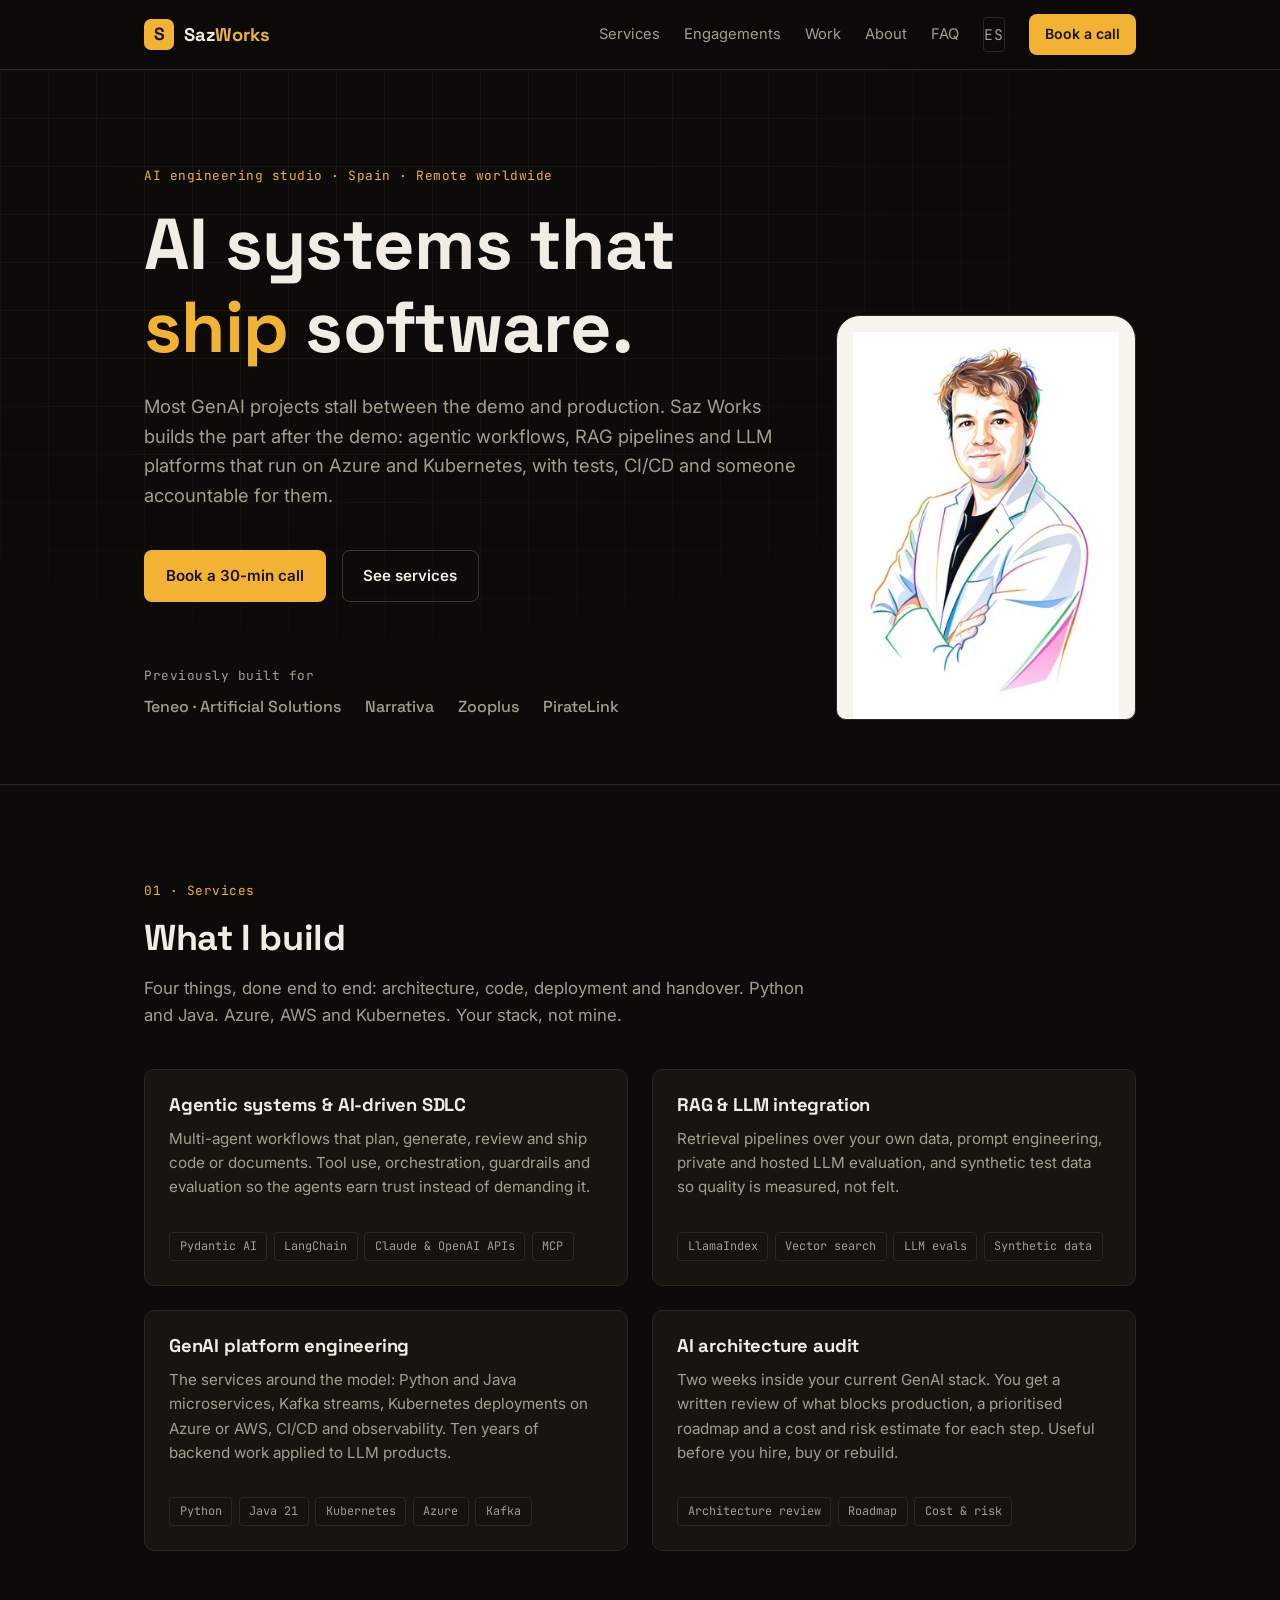
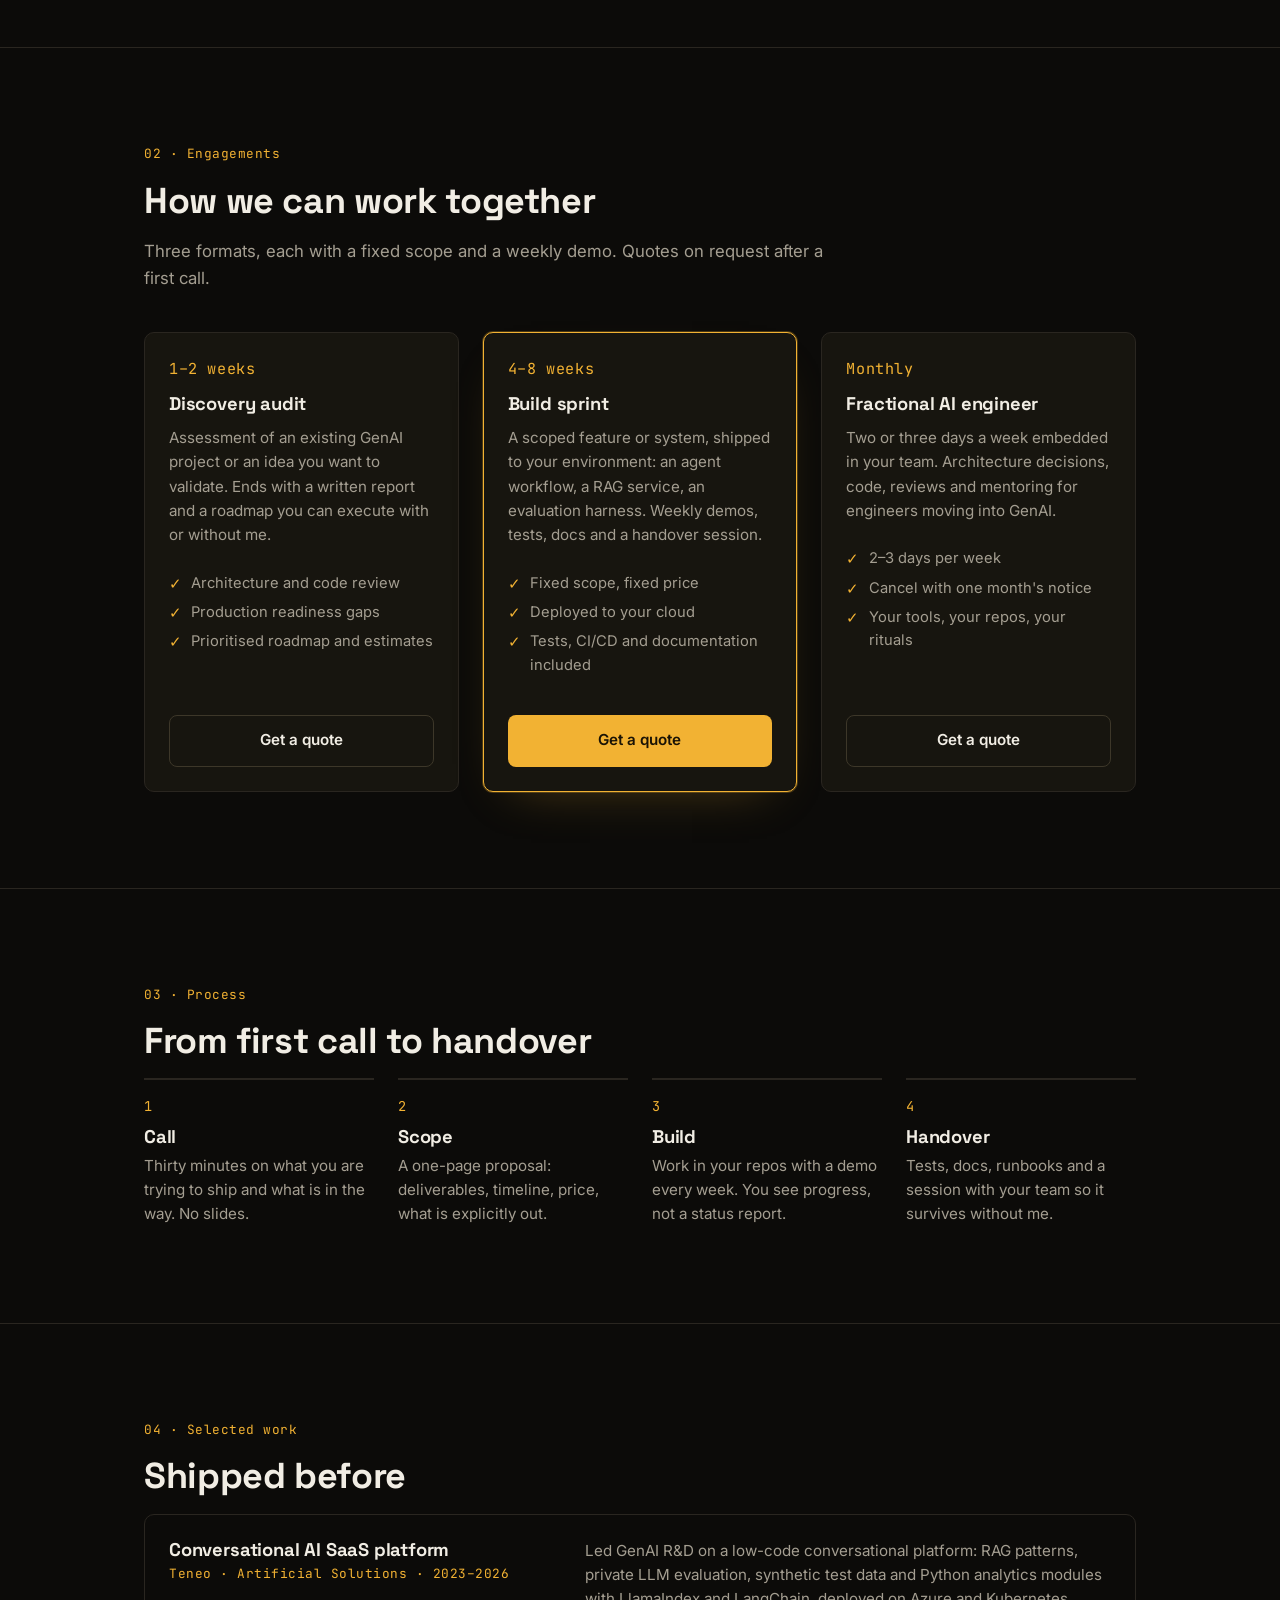
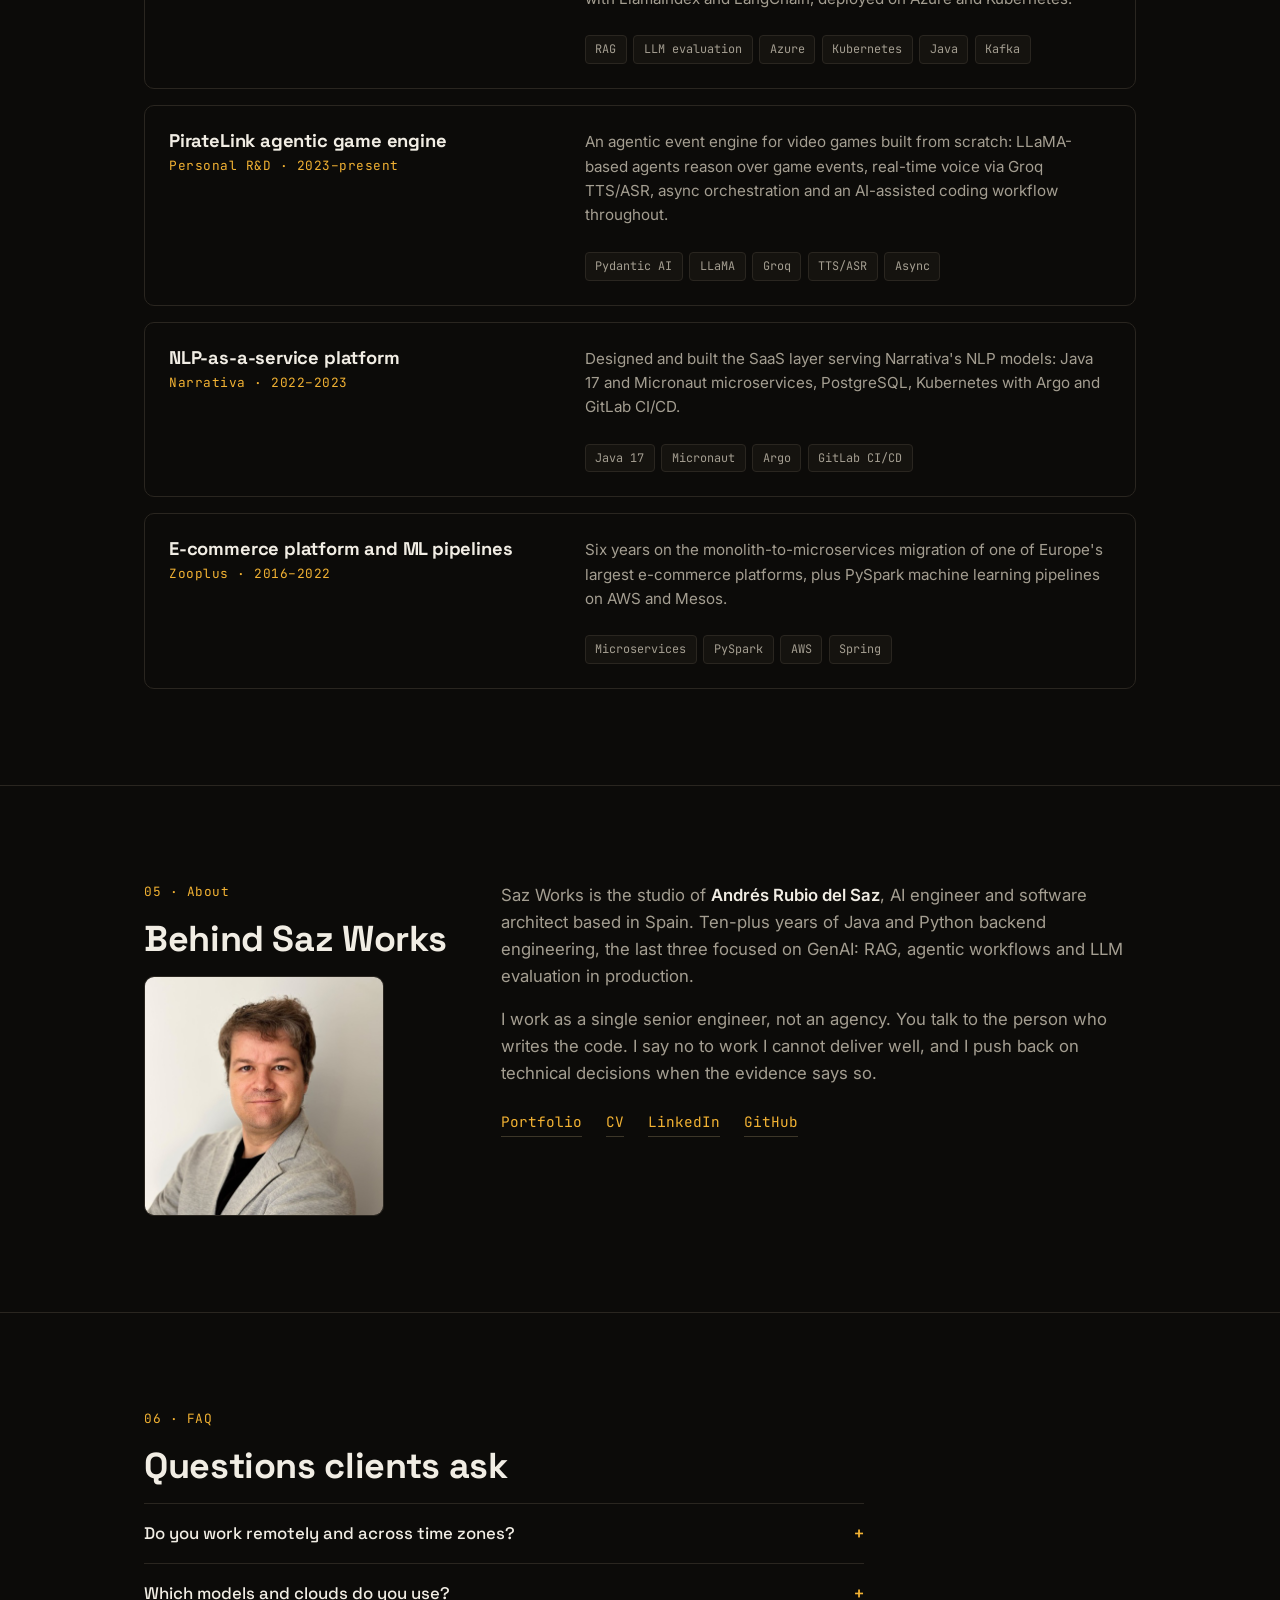
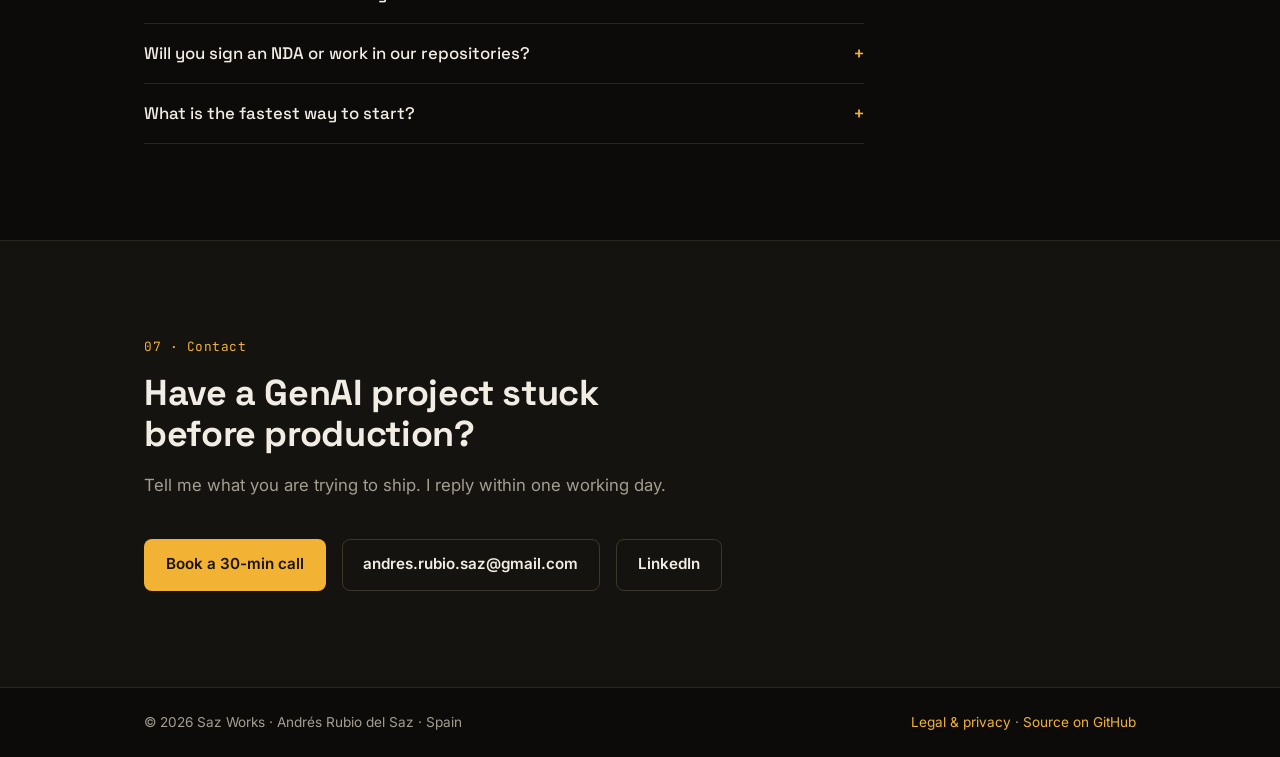
<file: index.html>
<!DOCTYPE html>
<html lang="en">
<head>
  <meta charset="UTF-8">
  <meta name="viewport" content="width=device-width, initial-scale=1.0">
  <title>Saz Works — AI systems that ship software</title>
  <meta name="description" content="Saz Works is the AI engineering studio of Andrés Rubio del Saz. Production GenAI: agentic workflows, RAG pipelines and LLM platforms on Azure and Kubernetes. Remote, from Spain.">
  <meta name="author" content="Andrés Rubio del Saz">
  <meta name="theme-color" content="#0c0b09">
  <link rel="canonical" href="https://sazworks.com/">
  <link rel="alternate" hreflang="en" href="https://sazworks.com/">
  <link rel="alternate" hreflang="es" href="https://sazworks.com/es/">
  <link rel="alternate" hreflang="x-default" href="https://sazworks.com/">
  <meta property="og:type" content="website">
  <meta property="og:url" content="https://sazworks.com/">
  <meta property="og:title" content="Saz Works — AI systems that ship software">
  <meta property="og:description" content="Production GenAI engineering: agentic workflows, RAG pipelines and LLM platforms that make it past the demo.">
  <meta property="og:site_name" content="Saz Works">
  <meta property="og:image" content="https://sazworks.com/assets/og.png">
  <meta property="og:image:width" content="1200">
  <meta property="og:image:height" content="630">
  <meta property="og:image:alt" content="Saz Works — AI systems that ship software">
  <meta name="twitter:card" content="summary_large_image">
  <link rel="icon" href="favicon.ico" sizes="32x32">
  <link rel="icon" href="favicon.svg" type="image/svg+xml">
  <link rel="apple-touch-icon" href="assets/apple-touch-icon.png">
  <link rel="preconnect" href="https://fonts.googleapis.com">
  <link rel="preconnect" href="https://fonts.gstatic.com" crossorigin>
  <link href="https://fonts.googleapis.com/css2?family=Space+Grotesk:wght@500;700&family=Inter:wght@400;500;600&family=JetBrains+Mono:wght@400;500&display=swap" rel="stylesheet">
  <link rel="stylesheet" href="styles.css">
  <noscript><style>.reveal{opacity:1;transform:none}</style></noscript>
  <script type="application/ld+json">
  {
    "@context": "https://schema.org",
    "@type": "ProfessionalService",
    "name": "Saz Works",
    "alternateName": "Saz Works AI Engineering Studio",
    "url": "https://sazworks.com/",
    "logo": "https://sazworks.com/assets/icon-512.png",
    "image": "https://sazworks.com/assets/og.png",
    "description": "AI engineering studio building production GenAI: agentic workflows, RAG pipelines and LLM platforms on Azure and Kubernetes.",
    "email": "andres.rubio.saz@gmail.com",
    "areaServed": "Worldwide",
    "address": { "@type": "PostalAddress", "addressCountry": "ES" },
    "founder": {
      "@type": "Person",
      "name": "Andrés Rubio del Saz",
      "jobTitle": "AI Engineer & Software Architect",
      "image": "https://sazworks.com/assets/andres-960.jpg",
      "sameAs": [
        "https://www.linkedin.com/in/andresrubiodelsaz",
        "https://github.com/AndresRubio",
        "https://andresrubio.github.io/portfolio",
        "https://andresrubio.github.io/aboutme/"
      ]
    },
    "knowsAbout": [
      "Agentic workflows", "Multi-agent systems", "Retrieval-Augmented Generation",
      "LLM evaluation", "Prompt engineering", "LlamaIndex", "LangChain", "Pydantic AI",
      "Python", "Java", "Kubernetes", "Azure", "AWS", "Kafka"
    ]
  }
  </script>
</head>
<body>
  <a class="skip-link" href="#main">Skip to content</a>

  <header class="site-header">
    <div class="container header-inner">
      <a href="#top" class="wordmark" aria-label="Saz Works home">
        <span class="wordmark-mark" aria-hidden="true">S</span>
        <span class="wordmark-text">Saz<span class="accent">Works</span></span>
      </a>
      <button class="nav-toggle" type="button" aria-expanded="false" aria-controls="site-nav" aria-label="Toggle menu">
        <span class="nav-toggle-bar"></span>
        <span class="nav-toggle-bar"></span>
      </button>
      <nav id="site-nav" class="site-nav" aria-label="Primary">
        <a href="#services">Services</a>
        <a href="#engagements">Engagements</a>
        <a href="#work">Work</a>
        <a href="#about">About</a>
        <a href="#faq">FAQ</a>
        <a href="es/" class="lang-switch" lang="es" hreflang="es" aria-label="Cambiar a español">ES</a>
        <a href="mailto:andres.rubio.saz@gmail.com?subject=Saz%20Works%20%E2%80%94%20discovery%20call" class="btn btn-primary btn-sm cta">Book a call</a>
      </nav>
    </div>
  </header>

  <main id="main">
    <section id="top" class="hero">
      <div class="container hero-grid">
        <div class="hero-copy">
        <p class="eyebrow">AI engineering studio · Spain · Remote worldwide</p>
        <h1>AI systems that <span class="accent">ship</span> software.</h1>
        <p class="hero-lead">
          Most GenAI projects stall between the demo and production. Saz Works builds the part
          after the demo: agentic workflows, RAG pipelines and LLM platforms that run on Azure
          and Kubernetes, with tests, CI/CD and someone accountable for them.
        </p>
        <div class="hero-actions">
          <a href="mailto:andres.rubio.saz@gmail.com?subject=Saz%20Works%20%E2%80%94%20discovery%20call" class="btn btn-primary cta">Book a 30-min call</a>
          <a href="#services" class="btn btn-ghost">See services</a>
        </div>
        <div class="trust">
          <p class="trust-label">Previously built for</p>
          <ul class="trust-list" role="list">
            <li>Teneo · Artificial Solutions</li>
            <li>Narrativa</li>
            <li>Zooplus</li>
            <li>PirateLink</li>
          </ul>
        </div>
        </div>
        <figure class="hero-figure" aria-hidden="true">
          <img src="assets/andres-illustration-480.jpg" srcset="assets/andres-illustration-480.jpg 330w, assets/andres-illustration-960.jpg 660w" sizes="(max-width: 900px) 0px, 330px" width="330" height="480" alt="" decoding="async">
        </figure>
      </div>
    </section>

    <section id="services" class="section reveal">
      <div class="container">
        <p class="section-kicker">01 · Services</p>
        <h2>What I build</h2>
        <p class="section-intro">
          Four things, done end to end: architecture, code, deployment and handover.
          Python and Java. Azure, AWS and Kubernetes. Your stack, not mine.
        </p>
        <div class="card-grid">
          <article class="card">
            <h3>Agentic systems &amp; AI-driven SDLC</h3>
            <p>
              Multi-agent workflows that plan, generate, review and ship code or documents.
              Tool use, orchestration, guardrails and evaluation so the agents earn trust
              instead of demanding it.
            </p>
            <ul class="tag-list" role="list">
              <li class="tag">Pydantic AI</li><li class="tag">LangChain</li><li class="tag">Claude &amp; OpenAI APIs</li><li class="tag">MCP</li>
            </ul>
          </article>
          <article class="card">
            <h3>RAG &amp; LLM integration</h3>
            <p>
              Retrieval pipelines over your own data, prompt engineering, private and hosted
              LLM evaluation, and synthetic test data so quality is measured, not felt.
            </p>
            <ul class="tag-list" role="list">
              <li class="tag">LlamaIndex</li><li class="tag">Vector search</li><li class="tag">LLM evals</li><li class="tag">Synthetic data</li>
            </ul>
          </article>
          <article class="card">
            <h3>GenAI platform engineering</h3>
            <p>
              The services around the model: Python and Java microservices, Kafka streams,
              Kubernetes deployments on Azure or AWS, CI/CD and observability. Ten years of
              backend work applied to LLM products.
            </p>
            <ul class="tag-list" role="list">
              <li class="tag">Python</li><li class="tag">Java 21</li><li class="tag">Kubernetes</li><li class="tag">Azure</li><li class="tag">Kafka</li>
            </ul>
          </article>
          <article class="card">
            <h3>AI architecture audit</h3>
            <p>
              Two weeks inside your current GenAI stack. You get a written review of what
              blocks production, a prioritised roadmap and a cost and risk estimate for each
              step. Useful before you hire, buy or rebuild.
            </p>
            <ul class="tag-list" role="list">
              <li class="tag">Architecture review</li><li class="tag">Roadmap</li><li class="tag">Cost &amp; risk</li>
            </ul>
          </article>
        </div>
      </div>
    </section>

    <section id="engagements" class="section reveal">
      <div class="container">
        <p class="section-kicker">02 · Engagements</p>
        <h2>How we can work together</h2>
        <p class="section-intro">
          Three formats, each with a fixed scope and a weekly demo. Quotes on request after a
          first call.
        </p>
        <div class="card-grid card-grid-3">
          <article class="card card-plan">
            <p class="plan-length">1–2 weeks</p>
            <h3>Discovery audit</h3>
            <p>
              Assessment of an existing GenAI project or an idea you want to validate.
              Ends with a written report and a roadmap you can execute with or without me.
            </p>
            <ul class="check-list" role="list">
              <li>Architecture and code review</li>
              <li>Production readiness gaps</li>
              <li>Prioritised roadmap and estimates</li>
            </ul>
            <a href="mailto:andres.rubio.saz@gmail.com?subject=Saz%20Works%20%E2%80%94%20discovery%20audit" class="btn btn-ghost btn-block cta">Get a quote</a>
          </article>
          <article class="card card-plan card-plan-featured">
            <p class="plan-length">4–8 weeks</p>
            <h3>Build sprint</h3>
            <p>
              A scoped feature or system, shipped to your environment: an agent workflow, a RAG
              service, an evaluation harness. Weekly demos, tests, docs and a handover session.
            </p>
            <ul class="check-list" role="list">
              <li>Fixed scope, fixed price</li>
              <li>Deployed to your cloud</li>
              <li>Tests, CI/CD and documentation included</li>
            </ul>
            <a href="mailto:andres.rubio.saz@gmail.com?subject=Saz%20Works%20%E2%80%94%20build%20sprint" class="btn btn-primary btn-block cta">Get a quote</a>
          </article>
          <article class="card card-plan">
            <p class="plan-length">Monthly</p>
            <h3>Fractional AI engineer</h3>
            <p>
              Two or three days a week embedded in your team. Architecture decisions, code,
              reviews and mentoring for engineers moving into GenAI.
            </p>
            <ul class="check-list" role="list">
              <li>2–3 days per week</li>
              <li>Cancel with one month's notice</li>
              <li>Your tools, your repos, your rituals</li>
            </ul>
            <a href="mailto:andres.rubio.saz@gmail.com?subject=Saz%20Works%20%E2%80%94%20fractional%20AI%20engineer" class="btn btn-ghost btn-block cta">Get a quote</a>
          </article>
        </div>
      </div>
    </section>

    <section id="process" class="section reveal">
      <div class="container">
        <p class="section-kicker">03 · Process</p>
        <h2>From first call to handover</h2>
        <ol class="steps" role="list">
          <li class="step">
            <span class="step-num">1</span>
            <h3>Call</h3>
            <p>Thirty minutes on what you are trying to ship and what is in the way. No slides.</p>
          </li>
          <li class="step">
            <span class="step-num">2</span>
            <h3>Scope</h3>
            <p>A one-page proposal: deliverables, timeline, price, what is explicitly out.</p>
          </li>
          <li class="step">
            <span class="step-num">3</span>
            <h3>Build</h3>
            <p>Work in your repos with a demo every week. You see progress, not a status report.</p>
          </li>
          <li class="step">
            <span class="step-num">4</span>
            <h3>Handover</h3>
            <p>Tests, docs, runbooks and a session with your team so it survives without me.</p>
          </li>
        </ol>
      </div>
    </section>

    <section id="work" class="section reveal">
      <div class="container">
        <p class="section-kicker">04 · Selected work</p>
        <h2>Shipped before</h2>
        <div class="work-list">
          <article class="work-item">
            <div class="work-head">
              <h3>Conversational AI SaaS platform</h3>
              <p class="work-meta">Teneo · Artificial Solutions · 2023–2026</p>
            </div>
            <p>
              Led GenAI R&amp;D on a low-code conversational platform: RAG patterns, private LLM
              evaluation, synthetic test data and Python analytics modules with LlamaIndex and
              LangChain, deployed on Azure and Kubernetes.
            </p>
            <ul class="tag-list" role="list">
              <li class="tag">RAG</li><li class="tag">LLM evaluation</li><li class="tag">Azure</li><li class="tag">Kubernetes</li><li class="tag">Java</li><li class="tag">Kafka</li>
            </ul>
          </article>
          <article class="work-item">
            <div class="work-head">
              <h3>PirateLink agentic game engine</h3>
              <p class="work-meta">Personal R&amp;D · 2023–present</p>
            </div>
            <p>
              An agentic event engine for video games built from scratch: LLaMA-based agents
              reason over game events, real-time voice via Groq TTS/ASR, async orchestration and
              an AI-assisted coding workflow throughout.
            </p>
            <ul class="tag-list" role="list">
              <li class="tag">Pydantic AI</li><li class="tag">LLaMA</li><li class="tag">Groq</li><li class="tag">TTS/ASR</li><li class="tag">Async</li>
            </ul>
          </article>
          <article class="work-item">
            <div class="work-head">
              <h3>NLP-as-a-service platform</h3>
              <p class="work-meta">Narrativa · 2022–2023</p>
            </div>
            <p>
              Designed and built the SaaS layer serving Narrativa's NLP models: Java 17 and
              Micronaut microservices, PostgreSQL, Kubernetes with Argo and GitLab CI/CD.
            </p>
            <ul class="tag-list" role="list">
              <li class="tag">Java 17</li><li class="tag">Micronaut</li><li class="tag">Argo</li><li class="tag">GitLab CI/CD</li>
            </ul>
          </article>
          <article class="work-item">
            <div class="work-head">
              <h3>E-commerce platform and ML pipelines</h3>
              <p class="work-meta">Zooplus · 2016–2022</p>
            </div>
            <p>
              Six years on the monolith-to-microservices migration of one of Europe's largest
              e-commerce platforms, plus PySpark machine learning pipelines on AWS and Mesos.
            </p>
            <ul class="tag-list" role="list">
              <li class="tag">Microservices</li><li class="tag">PySpark</li><li class="tag">AWS</li><li class="tag">Spring</li>
            </ul>
          </article>
        </div>
      </div>
    </section>

    <section id="about" class="section reveal">
      <div class="container about-grid">
        <div>
          <p class="section-kicker">05 · About</p>
          <h2>Behind Saz Works</h2>
          <img class="portrait" src="assets/andres-480.jpg" srcset="assets/andres-480.jpg 480w, assets/andres-960.jpg 960w" sizes="(max-width: 760px) 160px, 240px" width="480" height="480" alt="Andrés Rubio del Saz" loading="lazy" decoding="async">
        </div>
        <div class="about-body">
          <p>
            Saz Works is the studio of <strong>Andrés Rubio del Saz</strong>, AI engineer and
            software architect based in Spain. Ten-plus years of Java and Python backend
            engineering, the last three focused on GenAI: RAG, agentic workflows and LLM
            evaluation in production.
          </p>
          <p>
            I work as a single senior engineer, not an agency. You talk to the person who writes
            the code. I say no to work I cannot deliver well, and I push back on technical
            decisions when the evidence says so.
          </p>
          <div class="about-links">
            <a href="https://andresrubio.github.io/portfolio" class="text-link" target="_blank" rel="noopener">Portfolio</a>
            <a href="https://andresrubio.github.io/aboutme/" class="text-link" target="_blank" rel="noopener">CV</a>
            <a href="https://www.linkedin.com/in/andresrubiodelsaz" class="text-link" target="_blank" rel="noopener">LinkedIn</a>
            <a href="https://github.com/AndresRubio" class="text-link" target="_blank" rel="noopener">GitHub</a>
          </div>
        </div>
      </div>
    </section>

    <!--
      TESTIMONIALS — uncomment this section once you have 2–3 real quotes.
      Ask former colleagues/clients at Teneo, Narrativa or Zooplus. Keep each quote under
      40 words, and always include name, role and company. Never publish invented quotes.

    <section id="testimonials" class="section reveal">
      <div class="container">
        <p class="section-kicker">06 · What clients say</p>
        <h2>In their words</h2>
        <div class="card-grid card-grid-3 quotes">
          <figure class="card quote">
            <blockquote>
              <p>"Quote goes here. Concrete, about the result, under forty words."</p>
            </blockquote>
            <figcaption><strong>Name Surname</strong><span>Role · Company</span></figcaption>
          </figure>
          <figure class="card quote">
            <blockquote>
              <p>"Quote goes here."</p>
            </blockquote>
            <figcaption><strong>Name Surname</strong><span>Role · Company</span></figcaption>
          </figure>
          <figure class="card quote">
            <blockquote>
              <p>"Quote goes here."</p>
            </blockquote>
            <figcaption><strong>Name Surname</strong><span>Role · Company</span></figcaption>
          </figure>
        </div>
      </div>
    </section>
    -->

    <section id="faq" class="section reveal">
      <div class="container">
        <p class="section-kicker">06 · FAQ</p>
        <h2>Questions clients ask</h2>
        <div class="faq-list">
          <details>
            <summary>Do you work remotely and across time zones?</summary>
            <p>Yes. I am in Spain (CET) and have worked remotely with teams across Europe since 2022. Overlap of four hours a day is enough.</p>
          </details>
          <details>
            <summary>Which models and clouds do you use?</summary>
            <p>Whatever fits your constraints: Claude, OpenAI, Gemini or open models such as LLaMA on Groq or your own GPUs. Azure and AWS in production, Kubernetes for both.</p>
          </details>
          <details>
            <summary>Will you sign an NDA or work in our repositories?</summary>
            <p>Yes to both. I work inside your GitHub or GitLab, follow your review process and leave everything documented.</p>
          </details>
          <details>
            <summary>What is the fastest way to start?</summary>
            <p>Book a thirty-minute call. If there is a fit, you get a one-page proposal within three working days and we can usually start within two weeks.</p>
          </details>
        </div>
      </div>
    </section>

    <section id="contact" class="section reveal contact">
      <div class="container">
        <p class="section-kicker">07 · Contact</p>
        <h2>Have a GenAI project stuck before production?</h2>
        <p class="section-intro">Tell me what you are trying to ship. I reply within one working day.</p>
        <div class="hero-actions">
          <a href="mailto:andres.rubio.saz@gmail.com?subject=Saz%20Works%20%E2%80%94%20discovery%20call" class="btn btn-primary cta">Book a 30-min call</a>
          <a href="mailto:andres.rubio.saz@gmail.com" class="btn btn-ghost">andres.rubio.saz@gmail.com</a>
          <a href="https://www.linkedin.com/in/andresrubiodelsaz" class="btn btn-ghost" target="_blank" rel="noopener">LinkedIn</a>
        </div>
      </div>
    </section>
  </main>

  <footer class="site-footer">
    <div class="container footer-inner">
      <p>&copy; 2026 Saz Works · Andrés Rubio del Saz · Spain</p>
      <p><a href="legal/">Legal &amp; privacy</a> · <a href="https://github.com/AndresRubio/sazworks" target="_blank" rel="noopener">Source on GitHub</a></p>
    </div>
  </footer>

  <script src="script.js"></script>
</body>
</html>
</file>
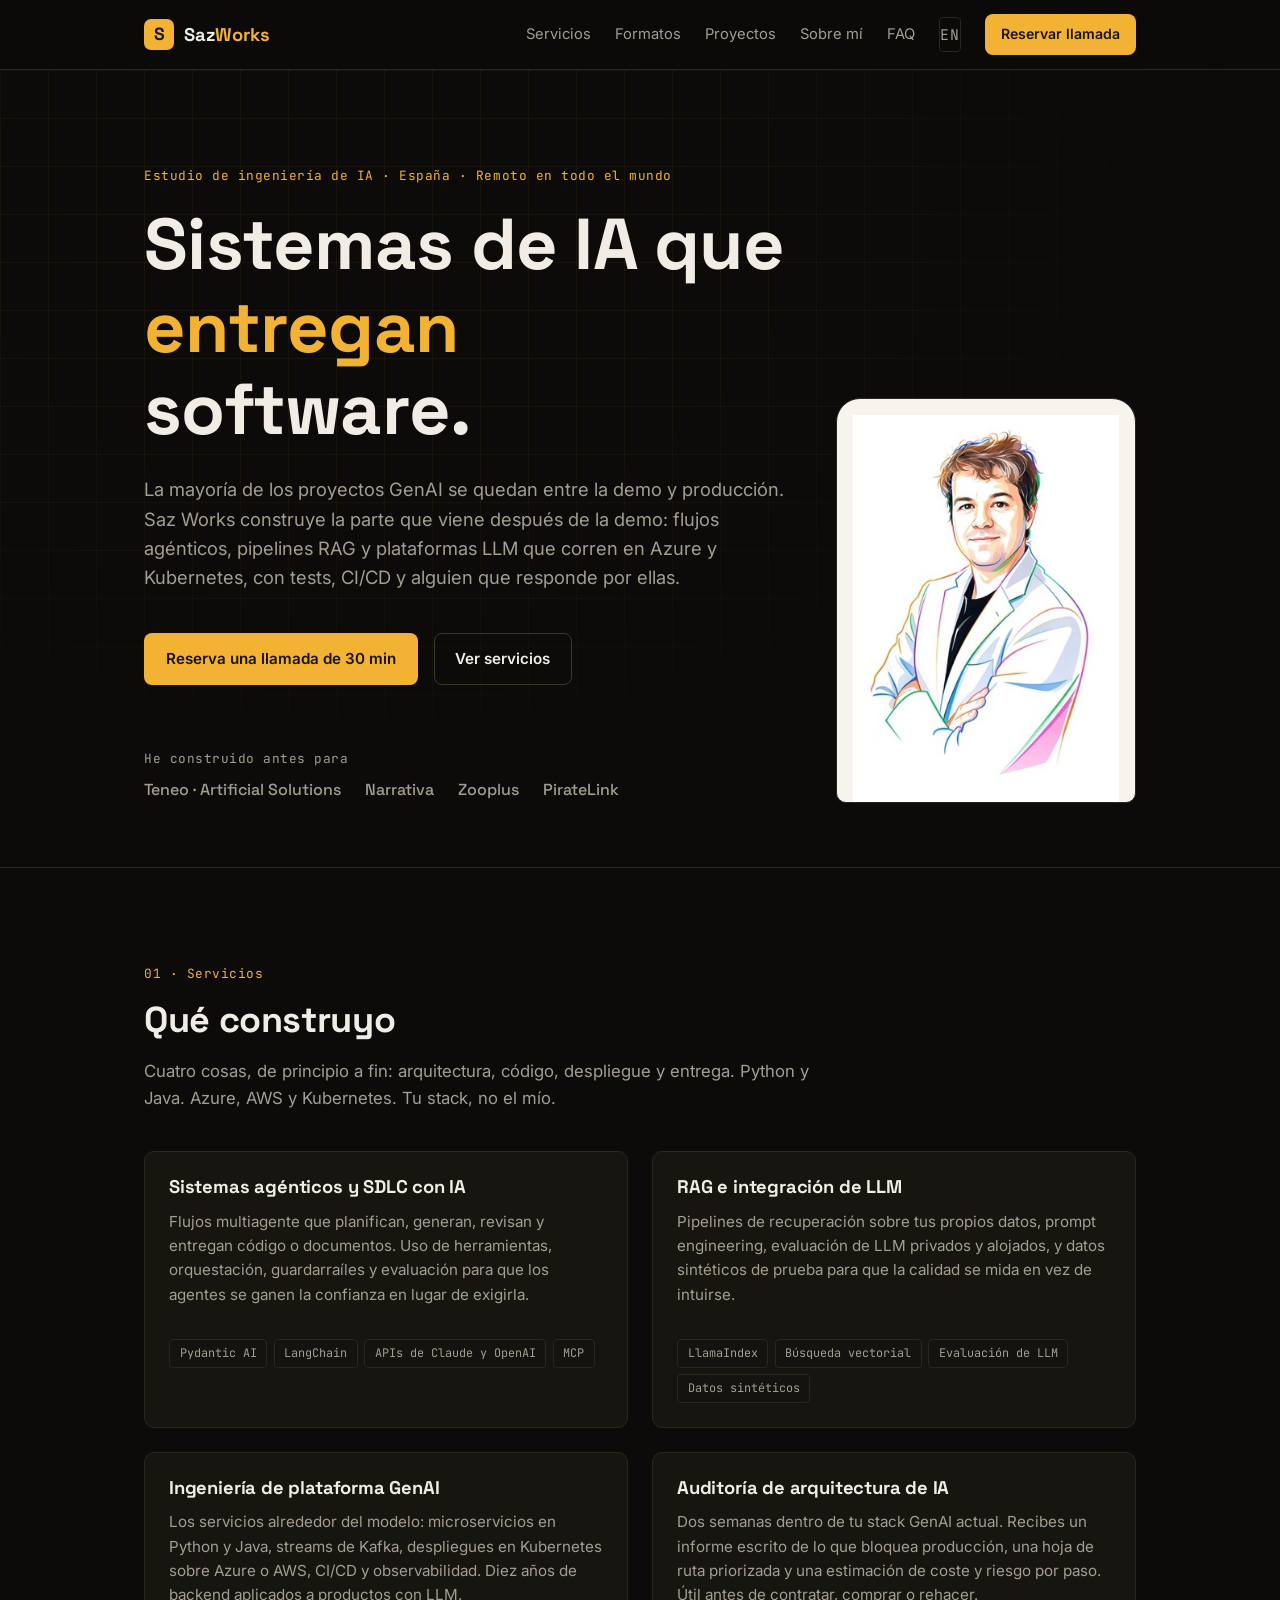
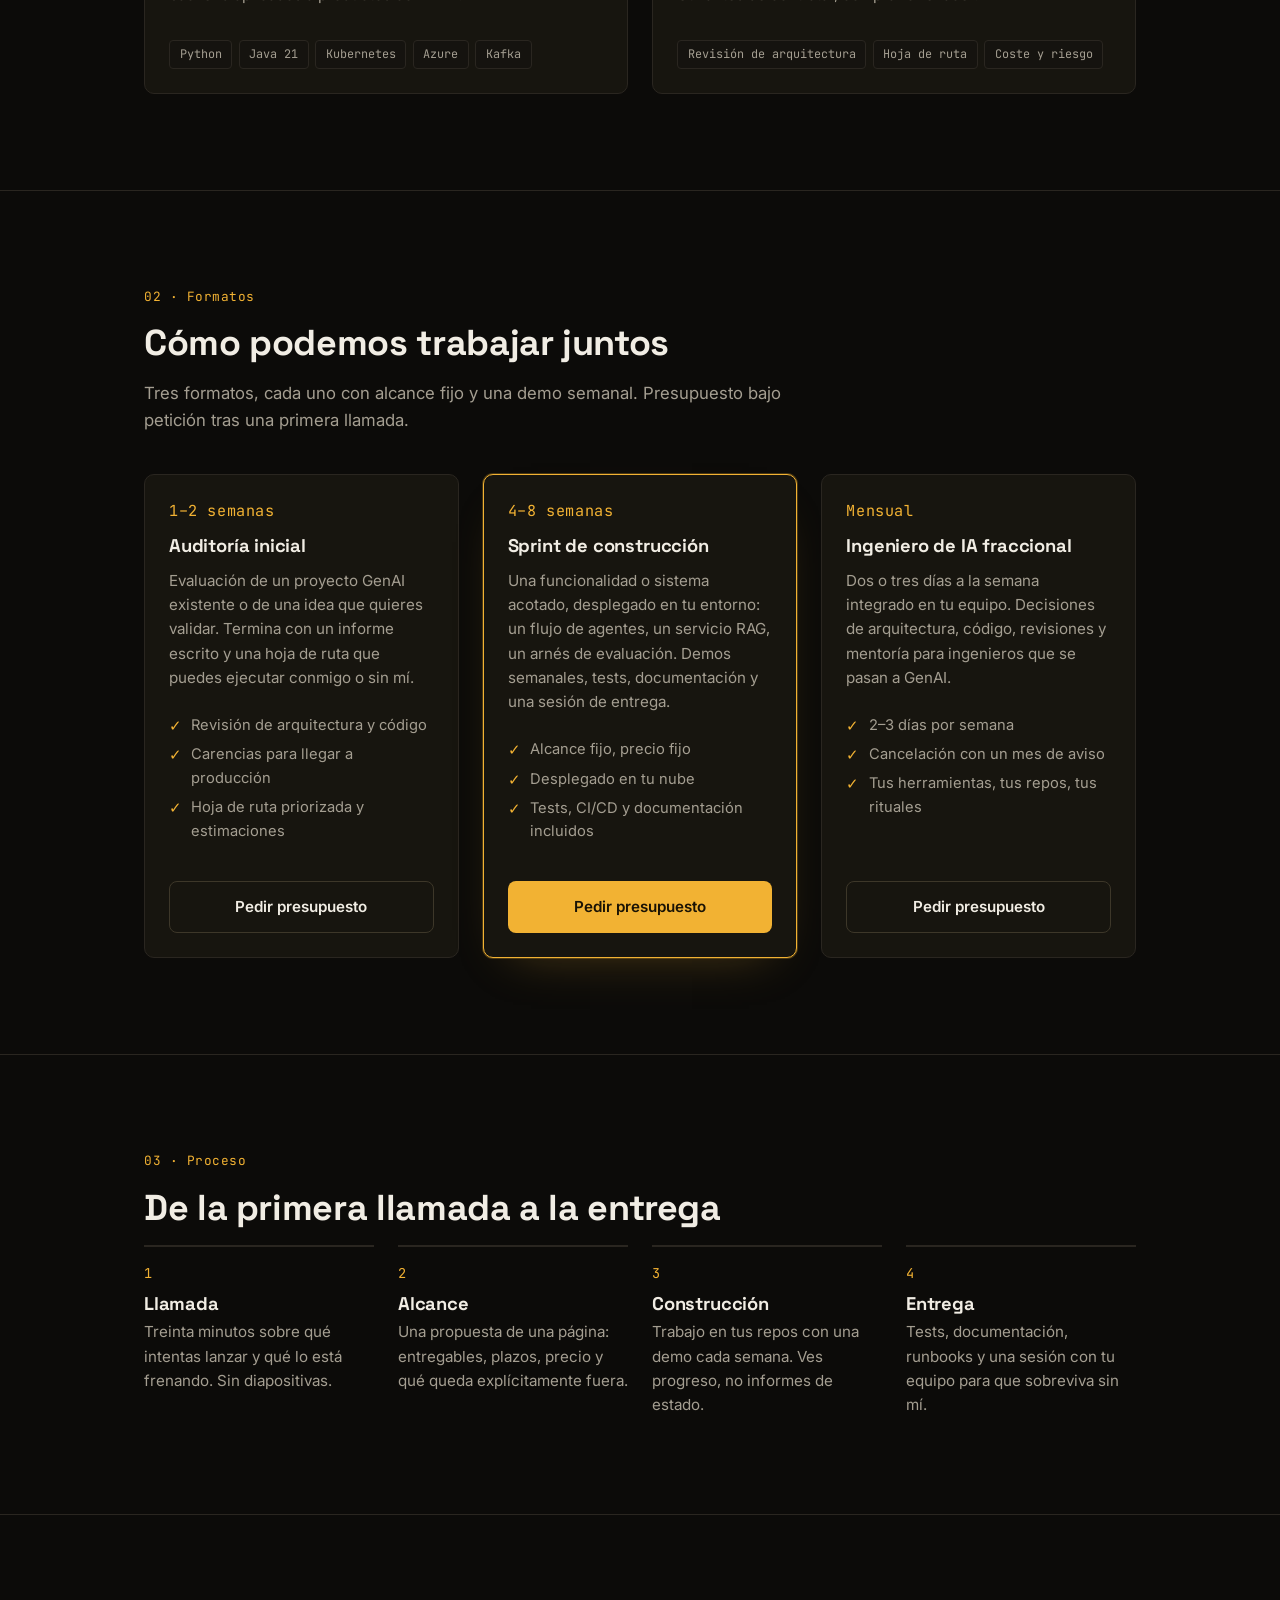
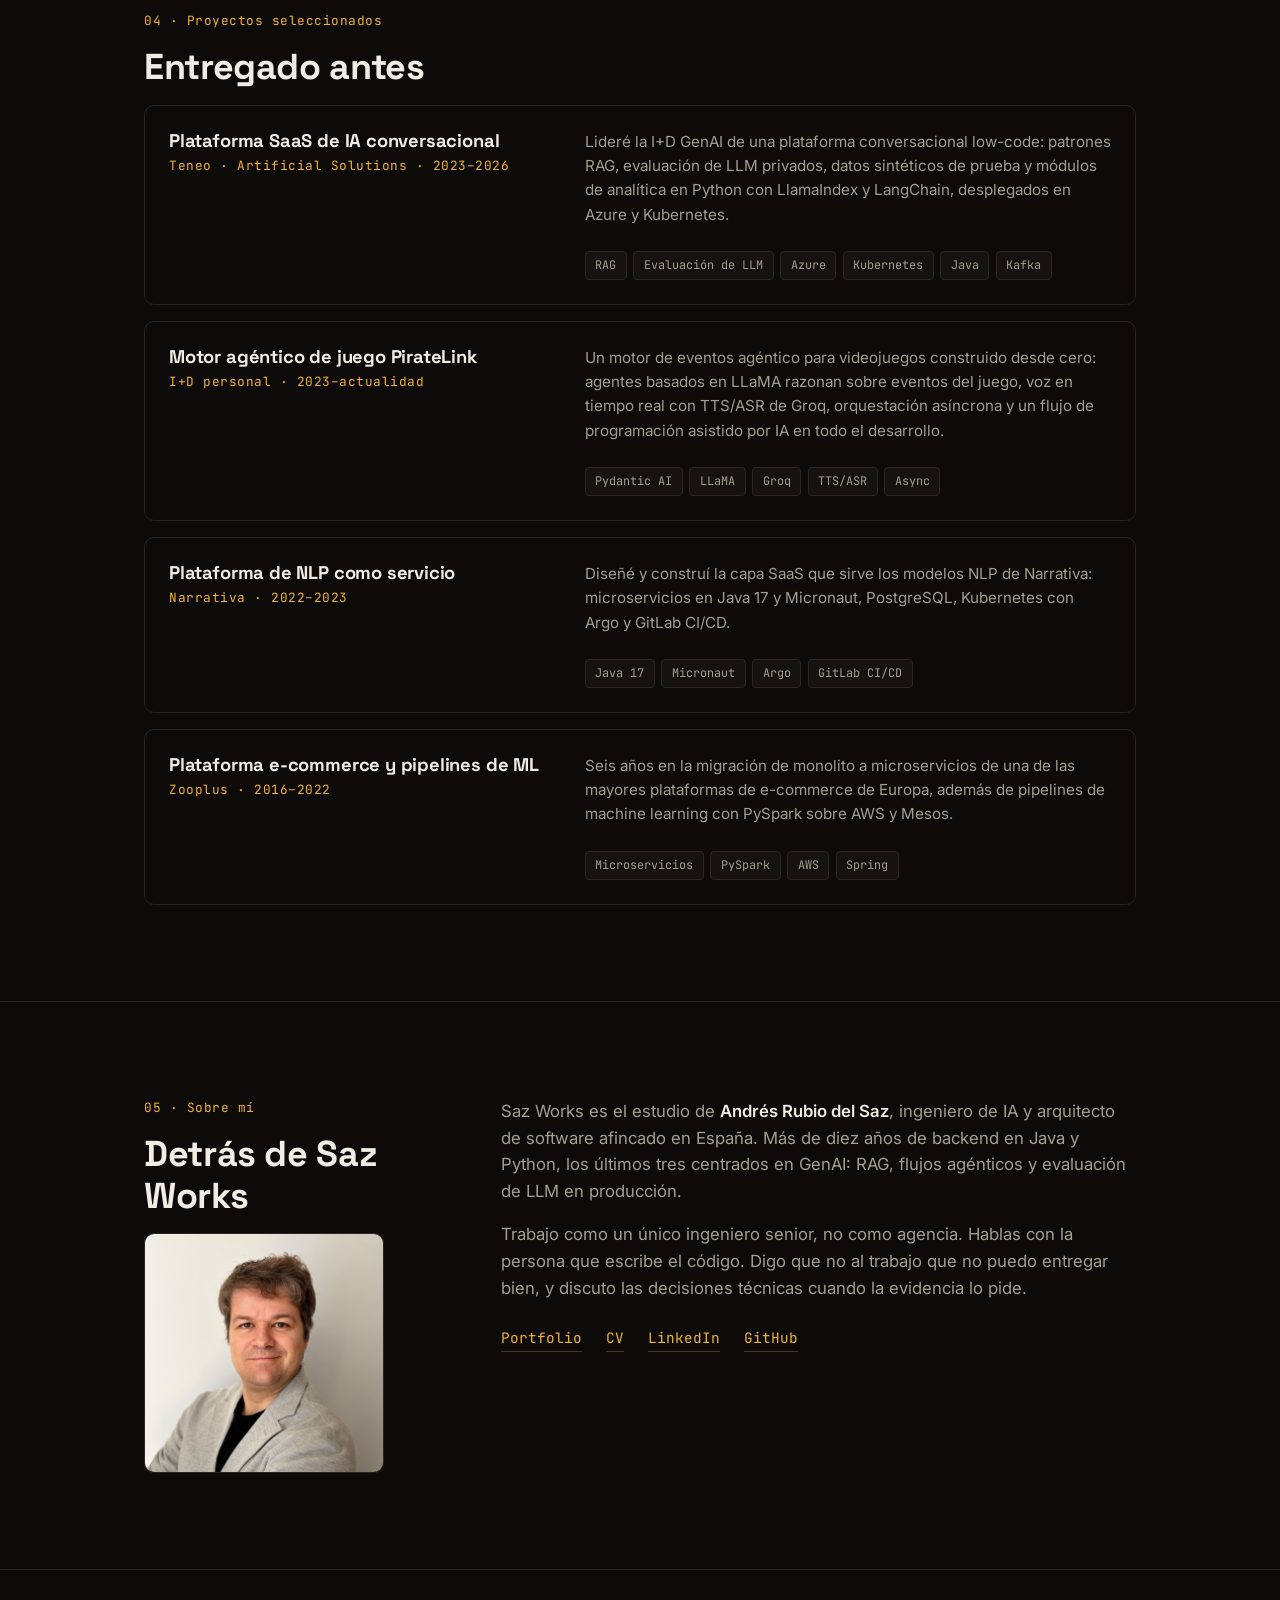
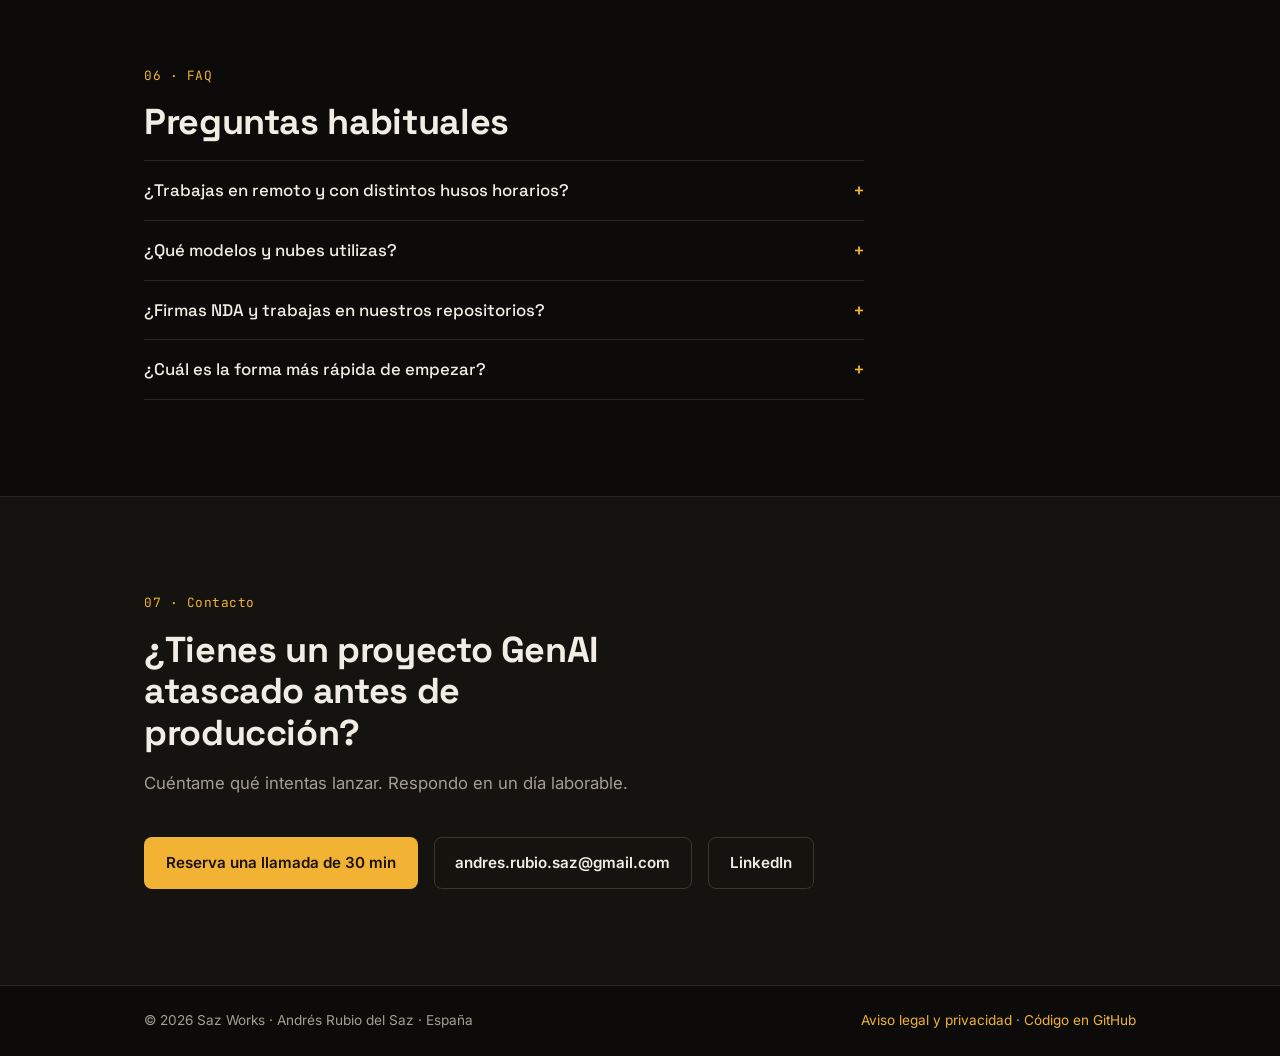
<file: es/index.html>
<!DOCTYPE html>
<html lang="es">
<head>
  <meta charset="UTF-8">
  <meta name="viewport" content="width=device-width, initial-scale=1.0">
  <title>Saz Works — Sistemas de IA que entregan software</title>
  <meta name="description" content="Saz Works es el estudio de ingeniería de IA de Andrés Rubio del Saz. GenAI en producción: flujos agénticos, pipelines RAG y plataformas LLM sobre Azure y Kubernetes. En remoto, desde España.">
  <meta name="author" content="Andrés Rubio del Saz">
  <meta name="theme-color" content="#0c0b09">
  <link rel="canonical" href="https://sazworks.com/es/">
  <link rel="alternate" hreflang="en" href="https://sazworks.com/">
  <link rel="alternate" hreflang="es" href="https://sazworks.com/es/">
  <link rel="alternate" hreflang="x-default" href="https://sazworks.com/">
  <meta property="og:type" content="website">
  <meta property="og:url" content="https://sazworks.com/es/">
  <meta property="og:title" content="Saz Works — Sistemas de IA que entregan software">
  <meta property="og:description" content="Ingeniería GenAI en producción: flujos agénticos, pipelines RAG y plataformas LLM que pasan de la demo a producción.">
  <meta property="og:site_name" content="Saz Works">
  <meta property="og:locale" content="es_ES">
  <meta property="og:image" content="https://sazworks.com/assets/og.png">
  <meta property="og:image:width" content="1200">
  <meta property="og:image:height" content="630">
  <meta property="og:image:alt" content="Saz Works — Sistemas de IA que entregan software">
  <meta name="twitter:card" content="summary_large_image">
  <link rel="icon" href="../favicon.ico" sizes="32x32">
  <link rel="icon" href="../favicon.svg" type="image/svg+xml">
  <link rel="apple-touch-icon" href="../assets/apple-touch-icon.png">
  <link rel="preconnect" href="https://fonts.googleapis.com">
  <link rel="preconnect" href="https://fonts.gstatic.com" crossorigin>
  <link href="https://fonts.googleapis.com/css2?family=Space+Grotesk:wght@500;700&family=Inter:wght@400;500;600&family=JetBrains+Mono:wght@400;500&display=swap" rel="stylesheet">
  <link rel="stylesheet" href="../styles.css">
  <noscript><style>.reveal{opacity:1;transform:none}</style></noscript>
  <script type="application/ld+json">
  {
    "@context": "https://schema.org",
    "@type": "ProfessionalService",
    "name": "Saz Works",
    "url": "https://sazworks.com/es/",
    "logo": "https://sazworks.com/assets/icon-512.png",
    "image": "https://sazworks.com/assets/og.png",
    "inLanguage": "es",
    "description": "Estudio de ingeniería de IA que construye GenAI en producción: flujos agénticos, pipelines RAG y plataformas LLM sobre Azure y Kubernetes.",
    "email": "andres.rubio.saz@gmail.com",
    "areaServed": "Worldwide",
    "address": { "@type": "PostalAddress", "addressCountry": "ES" },
    "founder": {
      "@type": "Person",
      "name": "Andrés Rubio del Saz",
      "jobTitle": "Ingeniero de IA y arquitecto de software",
      "image": "https://sazworks.com/assets/andres-960.jpg",
      "sameAs": [
        "https://www.linkedin.com/in/andresrubiodelsaz",
        "https://github.com/AndresRubio",
        "https://andresrubio.github.io/portfolio",
        "https://andresrubio.github.io/aboutme/"
      ]
    }
  }
  </script>
</head>
<body>
  <a class="skip-link" href="#main">Saltar al contenido</a>

  <header class="site-header">
    <div class="container header-inner">
      <a href="#top" class="wordmark" aria-label="Inicio de Saz Works">
        <span class="wordmark-mark" aria-hidden="true">S</span>
        <span class="wordmark-text">Saz<span class="accent">Works</span></span>
      </a>
      <button class="nav-toggle" type="button" aria-expanded="false" aria-controls="site-nav" aria-label="Abrir menú">
        <span class="nav-toggle-bar"></span>
        <span class="nav-toggle-bar"></span>
      </button>
      <nav id="site-nav" class="site-nav" aria-label="Principal">
        <a href="#services">Servicios</a>
        <a href="#engagements">Formatos</a>
        <a href="#work">Proyectos</a>
        <a href="#about">Sobre mí</a>
        <a href="#faq">FAQ</a>
        <a href="../" class="lang-switch" lang="en" hreflang="en" aria-label="Switch to English">EN</a>
        <a href="mailto:andres.rubio.saz@gmail.com?subject=Saz%20Works%20%E2%80%94%20llamada%20inicial" class="btn btn-primary btn-sm cta">Reservar llamada</a>
      </nav>
    </div>
  </header>

  <main id="main">
    <section id="top" class="hero">
      <div class="container hero-grid">
        <div class="hero-copy">
        <p class="eyebrow">Estudio de ingeniería de IA · España · Remoto en todo el mundo</p>
        <h1>Sistemas de IA que <span class="accent">entregan</span> software.</h1>
        <p class="hero-lead">
          La mayoría de los proyectos GenAI se quedan entre la demo y producción. Saz Works
          construye la parte que viene después de la demo: flujos agénticos, pipelines RAG y
          plataformas LLM que corren en Azure y Kubernetes, con tests, CI/CD y alguien que
          responde por ellas.
        </p>
        <div class="hero-actions">
          <a href="mailto:andres.rubio.saz@gmail.com?subject=Saz%20Works%20%E2%80%94%20llamada%20inicial" class="btn btn-primary cta">Reserva una llamada de 30 min</a>
          <a href="#services" class="btn btn-ghost">Ver servicios</a>
        </div>
        <div class="trust">
          <p class="trust-label">He construido antes para</p>
          <ul class="trust-list" role="list">
            <li>Teneo · Artificial Solutions</li>
            <li>Narrativa</li>
            <li>Zooplus</li>
            <li>PirateLink</li>
          </ul>
        </div>
        </div>
        <figure class="hero-figure" aria-hidden="true">
          <img src="../assets/andres-illustration-480.jpg" srcset="../assets/andres-illustration-480.jpg 330w, ../assets/andres-illustration-960.jpg 660w" sizes="(max-width: 900px) 0px, 330px" width="330" height="480" alt="" decoding="async">
        </figure>
      </div>
    </section>

    <section id="services" class="section reveal">
      <div class="container">
        <p class="section-kicker">01 · Servicios</p>
        <h2>Qué construyo</h2>
        <p class="section-intro">
          Cuatro cosas, de principio a fin: arquitectura, código, despliegue y entrega.
          Python y Java. Azure, AWS y Kubernetes. Tu stack, no el mío.
        </p>
        <div class="card-grid">
          <article class="card">
            <h3>Sistemas agénticos y SDLC con IA</h3>
            <p>
              Flujos multiagente que planifican, generan, revisan y entregan código o
              documentos. Uso de herramientas, orquestación, guardarraíles y evaluación para que
              los agentes se ganen la confianza en lugar de exigirla.
            </p>
            <ul class="tag-list" role="list">
              <li class="tag">Pydantic AI</li><li class="tag">LangChain</li><li class="tag">APIs de Claude y OpenAI</li><li class="tag">MCP</li>
            </ul>
          </article>
          <article class="card">
            <h3>RAG e integración de LLM</h3>
            <p>
              Pipelines de recuperación sobre tus propios datos, prompt engineering, evaluación
              de LLM privados y alojados, y datos sintéticos de prueba para que la calidad se
              mida en vez de intuirse.
            </p>
            <ul class="tag-list" role="list">
              <li class="tag">LlamaIndex</li><li class="tag">Búsqueda vectorial</li><li class="tag">Evaluación de LLM</li><li class="tag">Datos sintéticos</li>
            </ul>
          </article>
          <article class="card">
            <h3>Ingeniería de plataforma GenAI</h3>
            <p>
              Los servicios alrededor del modelo: microservicios en Python y Java, streams de
              Kafka, despliegues en Kubernetes sobre Azure o AWS, CI/CD y observabilidad. Diez
              años de backend aplicados a productos con LLM.
            </p>
            <ul class="tag-list" role="list">
              <li class="tag">Python</li><li class="tag">Java 21</li><li class="tag">Kubernetes</li><li class="tag">Azure</li><li class="tag">Kafka</li>
            </ul>
          </article>
          <article class="card">
            <h3>Auditoría de arquitectura de IA</h3>
            <p>
              Dos semanas dentro de tu stack GenAI actual. Recibes un informe escrito de lo que
              bloquea producción, una hoja de ruta priorizada y una estimación de coste y riesgo
              por paso. Útil antes de contratar, comprar o rehacer.
            </p>
            <ul class="tag-list" role="list">
              <li class="tag">Revisión de arquitectura</li><li class="tag">Hoja de ruta</li><li class="tag">Coste y riesgo</li>
            </ul>
          </article>
        </div>
      </div>
    </section>

    <section id="engagements" class="section reveal">
      <div class="container">
        <p class="section-kicker">02 · Formatos</p>
        <h2>Cómo podemos trabajar juntos</h2>
        <p class="section-intro">
          Tres formatos, cada uno con alcance fijo y una demo semanal. Presupuesto bajo petición
          tras una primera llamada.
        </p>
        <div class="card-grid card-grid-3">
          <article class="card card-plan">
            <p class="plan-length">1–2 semanas</p>
            <h3>Auditoría inicial</h3>
            <p>
              Evaluación de un proyecto GenAI existente o de una idea que quieres validar.
              Termina con un informe escrito y una hoja de ruta que puedes ejecutar conmigo o
              sin mí.
            </p>
            <ul class="check-list" role="list">
              <li>Revisión de arquitectura y código</li>
              <li>Carencias para llegar a producción</li>
              <li>Hoja de ruta priorizada y estimaciones</li>
            </ul>
            <a href="mailto:andres.rubio.saz@gmail.com?subject=Saz%20Works%20%E2%80%94%20auditor%C3%ADa%20inicial" class="btn btn-ghost btn-block cta">Pedir presupuesto</a>
          </article>
          <article class="card card-plan card-plan-featured">
            <p class="plan-length">4–8 semanas</p>
            <h3>Sprint de construcción</h3>
            <p>
              Una funcionalidad o sistema acotado, desplegado en tu entorno: un flujo de
              agentes, un servicio RAG, un arnés de evaluación. Demos semanales, tests,
              documentación y una sesión de entrega.
            </p>
            <ul class="check-list" role="list">
              <li>Alcance fijo, precio fijo</li>
              <li>Desplegado en tu nube</li>
              <li>Tests, CI/CD y documentación incluidos</li>
            </ul>
            <a href="mailto:andres.rubio.saz@gmail.com?subject=Saz%20Works%20%E2%80%94%20sprint%20de%20construcci%C3%B3n" class="btn btn-primary btn-block cta">Pedir presupuesto</a>
          </article>
          <article class="card card-plan">
            <p class="plan-length">Mensual</p>
            <h3>Ingeniero de IA fraccional</h3>
            <p>
              Dos o tres días a la semana integrado en tu equipo. Decisiones de arquitectura,
              código, revisiones y mentoría para ingenieros que se pasan a GenAI.
            </p>
            <ul class="check-list" role="list">
              <li>2–3 días por semana</li>
              <li>Cancelación con un mes de aviso</li>
              <li>Tus herramientas, tus repos, tus rituales</li>
            </ul>
            <a href="mailto:andres.rubio.saz@gmail.com?subject=Saz%20Works%20%E2%80%94%20ingeniero%20de%20IA%20fraccional" class="btn btn-ghost btn-block cta">Pedir presupuesto</a>
          </article>
        </div>
      </div>
    </section>

    <section id="process" class="section reveal">
      <div class="container">
        <p class="section-kicker">03 · Proceso</p>
        <h2>De la primera llamada a la entrega</h2>
        <ol class="steps" role="list">
          <li class="step">
            <span class="step-num">1</span>
            <h3>Llamada</h3>
            <p>Treinta minutos sobre qué intentas lanzar y qué lo está frenando. Sin diapositivas.</p>
          </li>
          <li class="step">
            <span class="step-num">2</span>
            <h3>Alcance</h3>
            <p>Una propuesta de una página: entregables, plazos, precio y qué queda explícitamente fuera.</p>
          </li>
          <li class="step">
            <span class="step-num">3</span>
            <h3>Construcción</h3>
            <p>Trabajo en tus repos con una demo cada semana. Ves progreso, no informes de estado.</p>
          </li>
          <li class="step">
            <span class="step-num">4</span>
            <h3>Entrega</h3>
            <p>Tests, documentación, runbooks y una sesión con tu equipo para que sobreviva sin mí.</p>
          </li>
        </ol>
      </div>
    </section>

    <section id="work" class="section reveal">
      <div class="container">
        <p class="section-kicker">04 · Proyectos seleccionados</p>
        <h2>Entregado antes</h2>
        <div class="work-list">
          <article class="work-item">
            <div class="work-head">
              <h3>Plataforma SaaS de IA conversacional</h3>
              <p class="work-meta">Teneo · Artificial Solutions · 2023–2026</p>
            </div>
            <p>
              Lideré la I+D GenAI de una plataforma conversacional low-code: patrones RAG,
              evaluación de LLM privados, datos sintéticos de prueba y módulos de analítica en
              Python con LlamaIndex y LangChain, desplegados en Azure y Kubernetes.
            </p>
            <ul class="tag-list" role="list">
              <li class="tag">RAG</li><li class="tag">Evaluación de LLM</li><li class="tag">Azure</li><li class="tag">Kubernetes</li><li class="tag">Java</li><li class="tag">Kafka</li>
            </ul>
          </article>
          <article class="work-item">
            <div class="work-head">
              <h3>Motor agéntico de juego PirateLink</h3>
              <p class="work-meta">I+D personal · 2023–actualidad</p>
            </div>
            <p>
              Un motor de eventos agéntico para videojuegos construido desde cero: agentes
              basados en LLaMA razonan sobre eventos del juego, voz en tiempo real con TTS/ASR
              de Groq, orquestación asíncrona y un flujo de programación asistido por IA en todo
              el desarrollo.
            </p>
            <ul class="tag-list" role="list">
              <li class="tag">Pydantic AI</li><li class="tag">LLaMA</li><li class="tag">Groq</li><li class="tag">TTS/ASR</li><li class="tag">Async</li>
            </ul>
          </article>
          <article class="work-item">
            <div class="work-head">
              <h3>Plataforma de NLP como servicio</h3>
              <p class="work-meta">Narrativa · 2022–2023</p>
            </div>
            <p>
              Diseñé y construí la capa SaaS que sirve los modelos NLP de Narrativa:
              microservicios en Java 17 y Micronaut, PostgreSQL, Kubernetes con Argo y GitLab
              CI/CD.
            </p>
            <ul class="tag-list" role="list">
              <li class="tag">Java 17</li><li class="tag">Micronaut</li><li class="tag">Argo</li><li class="tag">GitLab CI/CD</li>
            </ul>
          </article>
          <article class="work-item">
            <div class="work-head">
              <h3>Plataforma e-commerce y pipelines de ML</h3>
              <p class="work-meta">Zooplus · 2016–2022</p>
            </div>
            <p>
              Seis años en la migración de monolito a microservicios de una de las mayores
              plataformas de e-commerce de Europa, además de pipelines de machine learning con
              PySpark sobre AWS y Mesos.
            </p>
            <ul class="tag-list" role="list">
              <li class="tag">Microservicios</li><li class="tag">PySpark</li><li class="tag">AWS</li><li class="tag">Spring</li>
            </ul>
          </article>
        </div>
      </div>
    </section>

    <section id="about" class="section reveal">
      <div class="container about-grid">
        <div>
          <p class="section-kicker">05 · Sobre mí</p>
          <h2>Detrás de Saz Works</h2>
          <img class="portrait" src="../assets/andres-480.jpg" srcset="../assets/andres-480.jpg 480w, ../assets/andres-960.jpg 960w" sizes="(max-width: 760px) 160px, 240px" width="480" height="480" alt="Andrés Rubio del Saz" loading="lazy" decoding="async">
        </div>
        <div class="about-body">
          <p>
            Saz Works es el estudio de <strong>Andrés Rubio del Saz</strong>, ingeniero de IA y
            arquitecto de software afincado en España. Más de diez años de backend en Java y
            Python, los últimos tres centrados en GenAI: RAG, flujos agénticos y evaluación de
            LLM en producción.
          </p>
          <p>
            Trabajo como un único ingeniero senior, no como agencia. Hablas con la persona que
            escribe el código. Digo que no al trabajo que no puedo entregar bien, y discuto las
            decisiones técnicas cuando la evidencia lo pide.
          </p>
          <div class="about-links">
            <a href="https://andresrubio.github.io/portfolio" class="text-link" target="_blank" rel="noopener">Portfolio</a>
            <a href="https://andresrubio.github.io/aboutme/" class="text-link" target="_blank" rel="noopener">CV</a>
            <a href="https://www.linkedin.com/in/andresrubiodelsaz" class="text-link" target="_blank" rel="noopener">LinkedIn</a>
            <a href="https://github.com/AndresRubio" class="text-link" target="_blank" rel="noopener">GitHub</a>
          </div>
        </div>
      </div>
    </section>

    <!--
      TESTIMONIOS — descomenta esta sección cuando tengas 2 o 3 citas reales.
      Pídelas a excompañeros o clientes de Teneo, Narrativa o Zooplus. Menos de 40 palabras
      cada una, siempre con nombre, cargo y empresa. Nunca publiques citas inventadas.

    <section id="testimonials" class="section reveal">
      <div class="container">
        <p class="section-kicker">06 · Qué dicen los clientes</p>
        <h2>En sus palabras</h2>
        <div class="card-grid card-grid-3 quotes">
          <figure class="card quote">
            <blockquote>
              <p>«La cita va aquí. Concreta, sobre el resultado, menos de cuarenta palabras.»</p>
            </blockquote>
            <figcaption><strong>Nombre Apellido</strong><span>Cargo · Empresa</span></figcaption>
          </figure>
          <figure class="card quote">
            <blockquote>
              <p>«La cita va aquí.»</p>
            </blockquote>
            <figcaption><strong>Nombre Apellido</strong><span>Cargo · Empresa</span></figcaption>
          </figure>
          <figure class="card quote">
            <blockquote>
              <p>«La cita va aquí.»</p>
            </blockquote>
            <figcaption><strong>Nombre Apellido</strong><span>Cargo · Empresa</span></figcaption>
          </figure>
        </div>
      </div>
    </section>
    -->

    <section id="faq" class="section reveal">
      <div class="container">
        <p class="section-kicker">06 · FAQ</p>
        <h2>Preguntas habituales</h2>
        <div class="faq-list">
          <details>
            <summary>¿Trabajas en remoto y con distintos husos horarios?</summary>
            <p>Sí. Estoy en España (CET) y trabajo en remoto con equipos de toda Europa desde 2022. Con cuatro horas de solapamiento al día es suficiente.</p>
          </details>
          <details>
            <summary>¿Qué modelos y nubes utilizas?</summary>
            <p>Lo que encaje con tus restricciones: Claude, OpenAI, Gemini o modelos abiertos como LLaMA en Groq o en tus propias GPU. Azure y AWS en producción, Kubernetes en ambos.</p>
          </details>
          <details>
            <summary>¿Firmas NDA y trabajas en nuestros repositorios?</summary>
            <p>Sí a ambas. Trabajo dentro de tu GitHub o GitLab, sigo tu proceso de revisión y lo dejo todo documentado.</p>
          </details>
          <details>
            <summary>¿Cuál es la forma más rápida de empezar?</summary>
            <p>Reserva una llamada de treinta minutos. Si hay encaje, recibes una propuesta de una página en tres días laborables y normalmente podemos empezar en dos semanas.</p>
          </details>
        </div>
      </div>
    </section>

    <section id="contact" class="section reveal contact">
      <div class="container">
        <p class="section-kicker">07 · Contacto</p>
        <h2>¿Tienes un proyecto GenAI atascado antes de producción?</h2>
        <p class="section-intro">Cuéntame qué intentas lanzar. Respondo en un día laborable.</p>
        <div class="hero-actions">
          <a href="mailto:andres.rubio.saz@gmail.com?subject=Saz%20Works%20%E2%80%94%20llamada%20inicial" class="btn btn-primary cta">Reserva una llamada de 30 min</a>
          <a href="mailto:andres.rubio.saz@gmail.com" class="btn btn-ghost">andres.rubio.saz@gmail.com</a>
          <a href="https://www.linkedin.com/in/andresrubiodelsaz" class="btn btn-ghost" target="_blank" rel="noopener">LinkedIn</a>
        </div>
      </div>
    </section>
  </main>

  <footer class="site-footer">
    <div class="container footer-inner">
      <p>&copy; 2026 Saz Works · Andrés Rubio del Saz · España</p>
      <p><a href="legal/">Aviso legal y privacidad</a> · <a href="https://github.com/AndresRubio/sazworks" target="_blank" rel="noopener">Código en GitHub</a></p>
    </div>
  </footer>

  <script src="../script.js"></script>
</body>
</html>
</file>
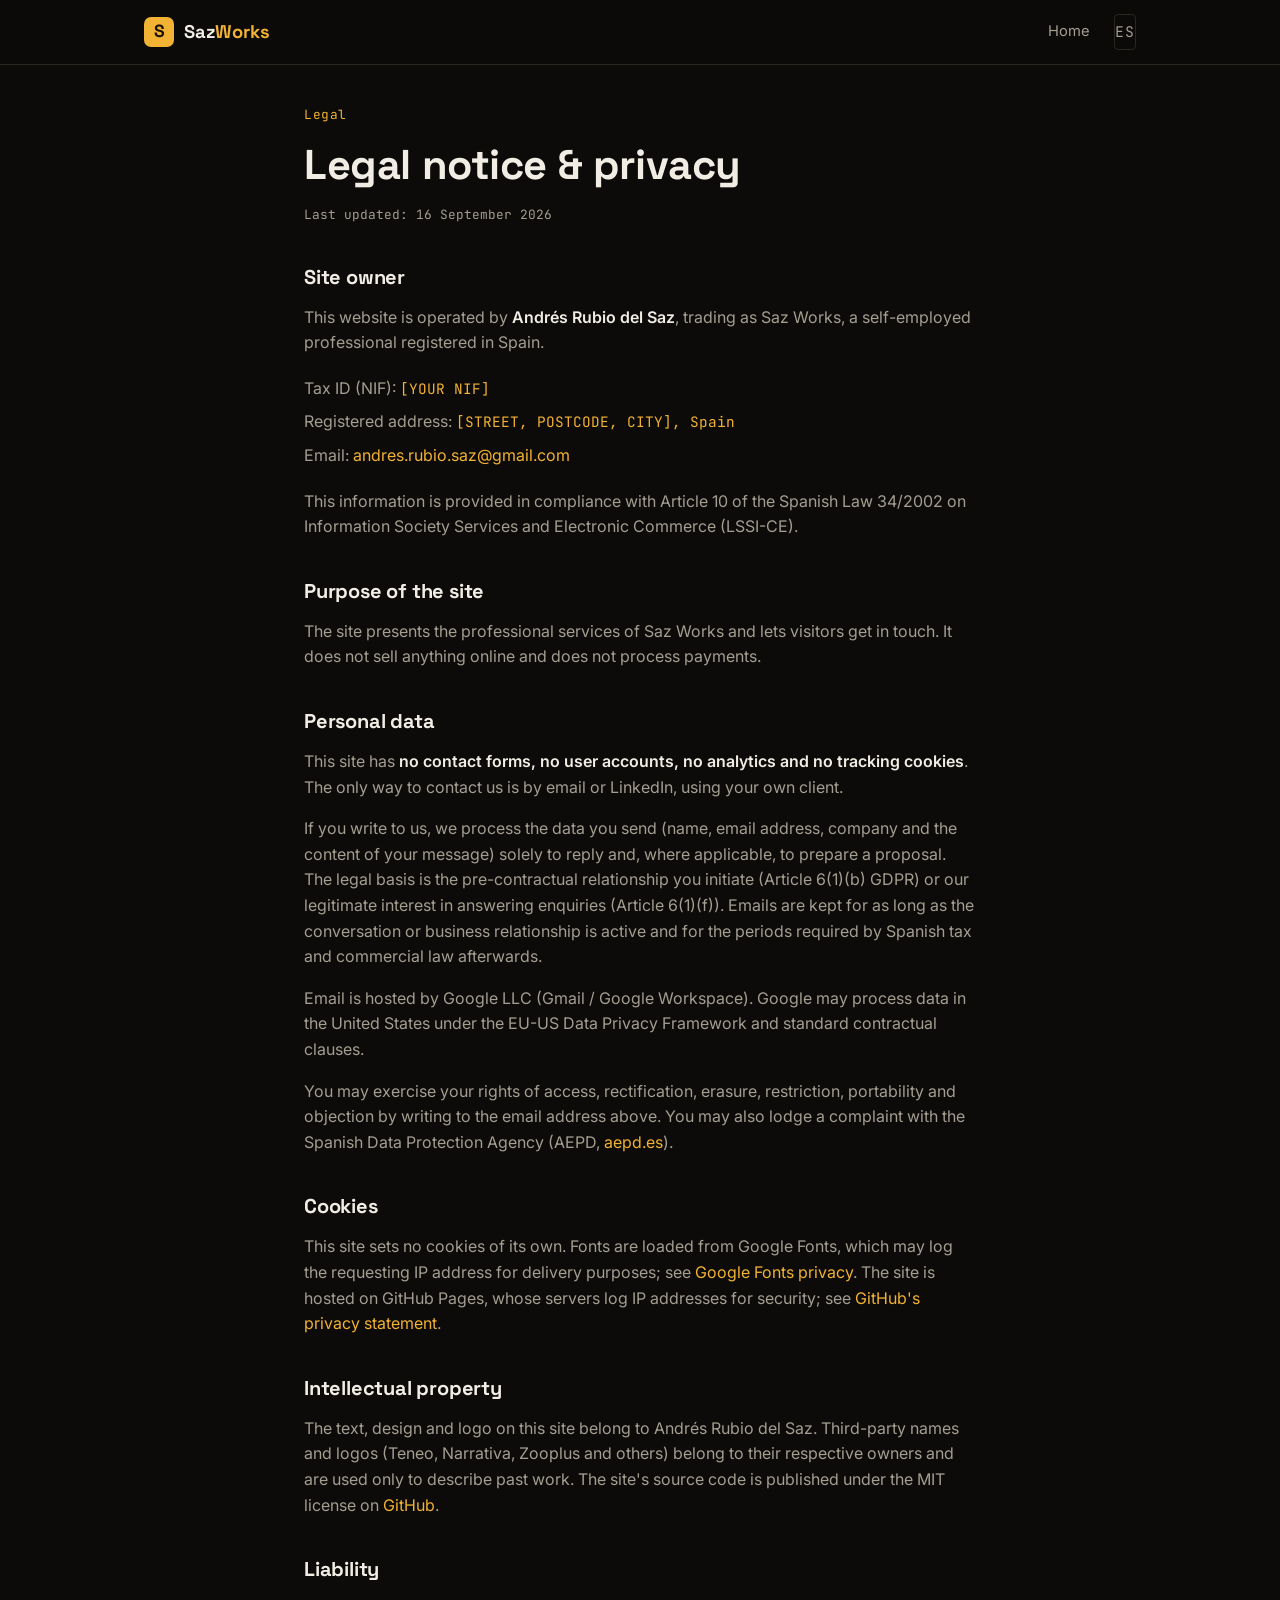
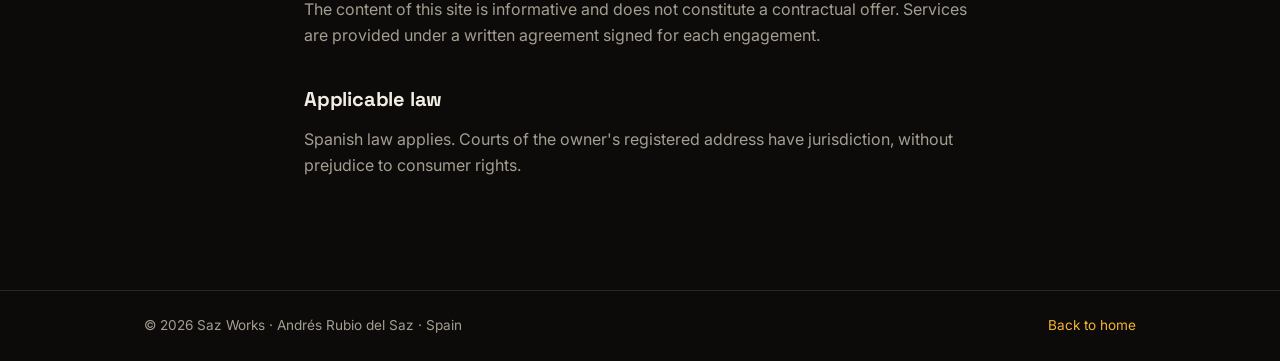
<file: legal/index.html>
<!DOCTYPE html>
<html lang="en">
<head>
  <meta charset="UTF-8">
  <meta name="viewport" content="width=device-width, initial-scale=1.0">
  <title>Legal notice &amp; privacy — Saz Works</title>
  <meta name="description" content="Legal notice and privacy policy for the Saz Works website.">
  <meta name="robots" content="noindex, follow">
  <link rel="canonical" href="https://sazworks.com/legal/">
  <link rel="alternate" hreflang="en" href="https://sazworks.com/legal/">
  <link rel="alternate" hreflang="es" href="https://sazworks.com/es/legal/">
  <link rel="icon" href="../favicon.ico" sizes="32x32">
  <link rel="icon" href="../favicon.svg" type="image/svg+xml">
  <link rel="preconnect" href="https://fonts.googleapis.com">
  <link rel="preconnect" href="https://fonts.gstatic.com" crossorigin>
  <link href="https://fonts.googleapis.com/css2?family=Space+Grotesk:wght@500;700&family=Inter:wght@400;500;600&family=JetBrains+Mono:wght@400;500&display=swap" rel="stylesheet">
  <link rel="stylesheet" href="../styles.css">
</head>
<body>
  <header class="site-header">
    <div class="container header-inner">
      <a href="../" class="wordmark" aria-label="Saz Works home">
        <span class="wordmark-mark" aria-hidden="true">S</span>
        <span class="wordmark-text">Saz<span class="accent">Works</span></span>
      </a>
      <nav class="site-nav" aria-label="Primary">
        <a href="../">Home</a>
        <a href="../es/legal/" class="lang-switch" lang="es" hreflang="es" aria-label="Cambiar a español">ES</a>
      </nav>
    </div>
  </header>

  <main id="main" class="legal">
    <section class="section">
      <div class="container prose">
        <p class="section-kicker">Legal</p>
        <h1>Legal notice &amp; privacy</h1>
        <p class="legal-updated">Last updated: 16 September 2026</p>

        <h2>Site owner</h2>
        <p>
          This website is operated by <strong>Andrés Rubio del Saz</strong>, trading as Saz
          Works, a self-employed professional registered in Spain.
        </p>
        <ul class="plain-list">
          <li>Tax ID (NIF): <span class="fill-in">[YOUR NIF]</span></li>
          <li>Registered address: <span class="fill-in">[STREET, POSTCODE, CITY], Spain</span></li>
          <li>Email: <a href="mailto:andres.rubio.saz@gmail.com">andres.rubio.saz@gmail.com</a></li>
        </ul>
        <p>
          This information is provided in compliance with Article 10 of the Spanish Law
          34/2002 on Information Society Services and Electronic Commerce (LSSI-CE).
        </p>

        <h2>Purpose of the site</h2>
        <p>
          The site presents the professional services of Saz Works and lets visitors get in
          touch. It does not sell anything online and does not process payments.
        </p>

        <h2>Personal data</h2>
        <p>
          This site has <strong>no contact forms, no user accounts, no analytics and no
          tracking cookies</strong>. The only way to contact us is by email or LinkedIn, using
          your own client.
        </p>
        <p>
          If you write to us, we process the data you send (name, email address, company and
          the content of your message) solely to reply and, where applicable, to prepare a
          proposal. The legal basis is the pre-contractual relationship you initiate (Article
          6(1)(b) GDPR) or our legitimate interest in answering enquiries (Article 6(1)(f)).
          Emails are kept for as long as the conversation or business relationship is active and
          for the periods required by Spanish tax and commercial law afterwards.
        </p>
        <p>
          Email is hosted by Google LLC (Gmail / Google Workspace). Google may process data in the
          United States under the EU-US Data Privacy Framework and standard contractual clauses.
        </p>
        <p>
          You may exercise your rights of access, rectification, erasure, restriction,
          portability and objection by writing to the email address above. You may also lodge a
          complaint with the Spanish Data Protection Agency (AEPD, <a href="https://www.aepd.es" target="_blank" rel="noopener">aepd.es</a>).
        </p>

        <h2>Cookies</h2>
        <p>
          This site sets no cookies of its own. Fonts are loaded from Google Fonts, which may log
          the requesting IP address for delivery purposes; see
          <a href="https://developers.google.com/fonts/faq/privacy" target="_blank" rel="noopener">Google Fonts privacy</a>.
          The site is hosted on GitHub Pages, whose servers log IP addresses for security; see
          <a href="https://docs.github.com/en/site-policy/privacy-policies/github-general-privacy-statement" target="_blank" rel="noopener">GitHub's privacy statement</a>.
        </p>

        <h2>Intellectual property</h2>
        <p>
          The text, design and logo on this site belong to Andrés Rubio del Saz. Third-party
          names and logos (Teneo, Narrativa, Zooplus and others) belong to their respective
          owners and are used only to describe past work. The site's source code is published
          under the MIT license on <a href="https://github.com/AndresRubio/sazworks" target="_blank" rel="noopener">GitHub</a>.
        </p>

        <h2>Liability</h2>
        <p>
          The content of this site is informative and does not constitute a contractual offer.
          Services are provided under a written agreement signed for each engagement.
        </p>

        <h2>Applicable law</h2>
        <p>Spanish law applies. Courts of the owner's registered address have jurisdiction, without prejudice to consumer rights.</p>
      </div>
    </section>
  </main>

  <footer class="site-footer">
    <div class="container footer-inner">
      <p>&copy; 2026 Saz Works · Andrés Rubio del Saz · Spain</p>
      <p><a href="../">Back to home</a></p>
    </div>
  </footer>
</body>
</html>
</file>
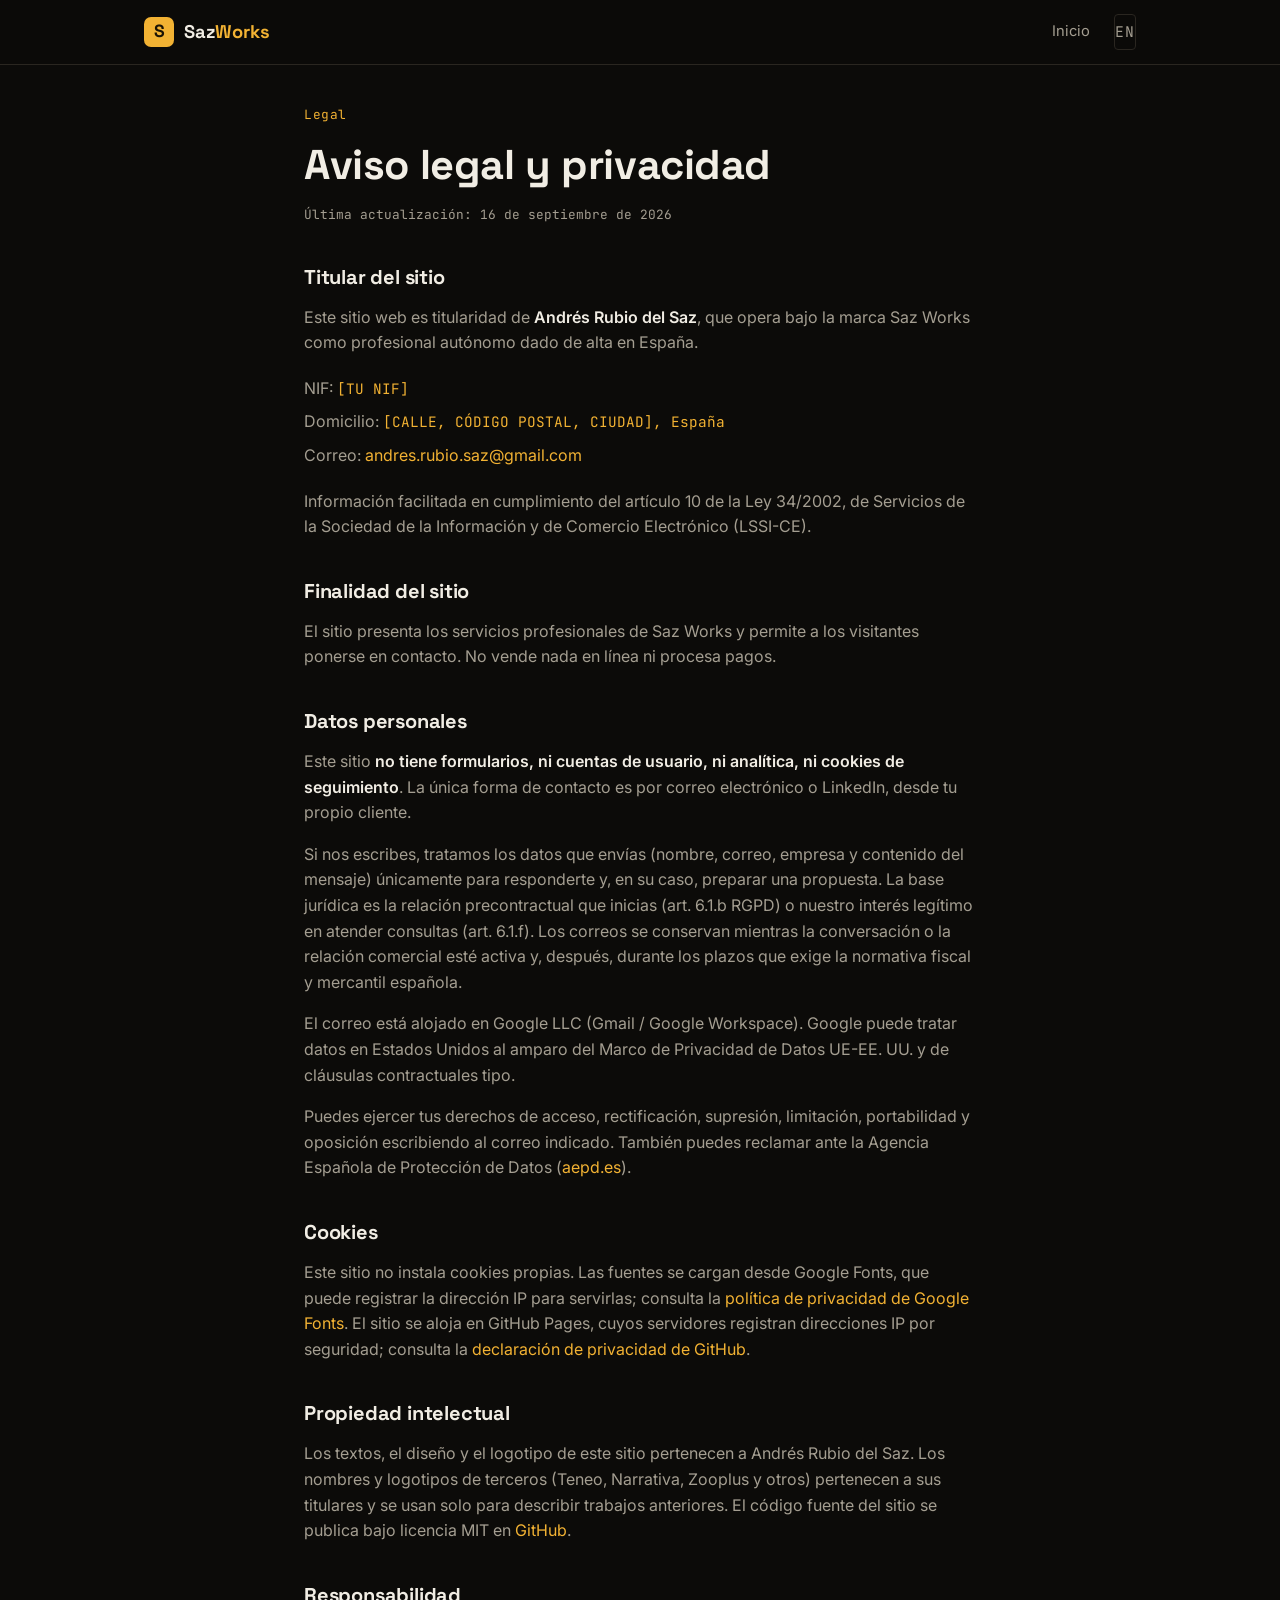
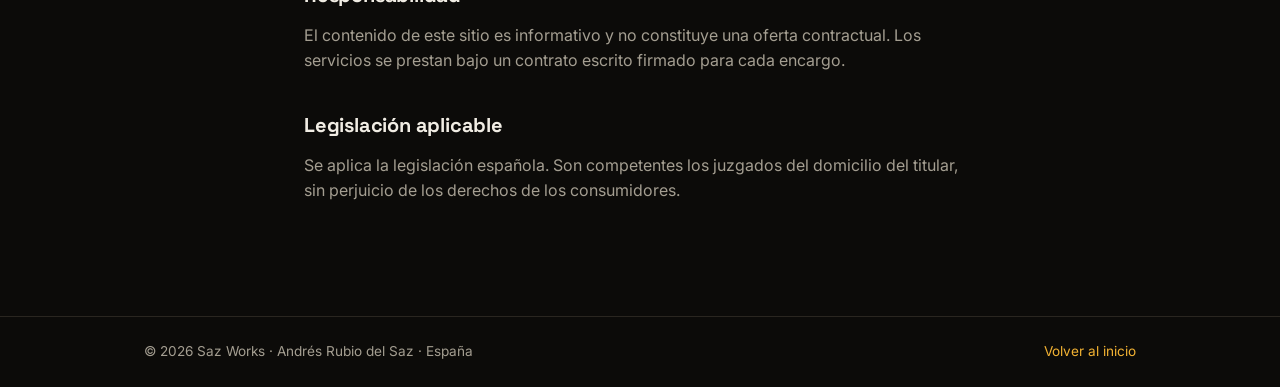
<file: es/legal/index.html>
<!DOCTYPE html>
<html lang="es">
<head>
  <meta charset="UTF-8">
  <meta name="viewport" content="width=device-width, initial-scale=1.0">
  <title>Aviso legal y privacidad — Saz Works</title>
  <meta name="description" content="Aviso legal y política de privacidad del sitio web de Saz Works.">
  <meta name="robots" content="noindex, follow">
  <link rel="canonical" href="https://sazworks.com/es/legal/">
  <link rel="alternate" hreflang="en" href="https://sazworks.com/legal/">
  <link rel="alternate" hreflang="es" href="https://sazworks.com/es/legal/">
  <link rel="icon" href="../../favicon.ico" sizes="32x32">
  <link rel="icon" href="../../favicon.svg" type="image/svg+xml">
  <link rel="preconnect" href="https://fonts.googleapis.com">
  <link rel="preconnect" href="https://fonts.gstatic.com" crossorigin>
  <link href="https://fonts.googleapis.com/css2?family=Space+Grotesk:wght@500;700&family=Inter:wght@400;500;600&family=JetBrains+Mono:wght@400;500&display=swap" rel="stylesheet">
  <link rel="stylesheet" href="../../styles.css">
</head>
<body>
  <header class="site-header">
    <div class="container header-inner">
      <a href="../" class="wordmark" aria-label="Inicio de Saz Works">
        <span class="wordmark-mark" aria-hidden="true">S</span>
        <span class="wordmark-text">Saz<span class="accent">Works</span></span>
      </a>
      <nav class="site-nav" aria-label="Principal">
        <a href="../">Inicio</a>
        <a href="../../legal/" class="lang-switch" lang="en" hreflang="en" aria-label="Switch to English">EN</a>
      </nav>
    </div>
  </header>

  <main id="main" class="legal">
    <section class="section">
      <div class="container prose">
        <p class="section-kicker">Legal</p>
        <h1>Aviso legal y privacidad</h1>
        <p class="legal-updated">Última actualización: 16 de septiembre de 2026</p>

        <h2>Titular del sitio</h2>
        <p>
          Este sitio web es titularidad de <strong>Andrés Rubio del Saz</strong>, que opera bajo
          la marca Saz Works como profesional autónomo dado de alta en España.
        </p>
        <ul class="plain-list">
          <li>NIF: <span class="fill-in">[TU NIF]</span></li>
          <li>Domicilio: <span class="fill-in">[CALLE, CÓDIGO POSTAL, CIUDAD], España</span></li>
          <li>Correo: <a href="mailto:andres.rubio.saz@gmail.com">andres.rubio.saz@gmail.com</a></li>
        </ul>
        <p>
          Información facilitada en cumplimiento del artículo 10 de la Ley 34/2002, de Servicios
          de la Sociedad de la Información y de Comercio Electrónico (LSSI-CE).
        </p>

        <h2>Finalidad del sitio</h2>
        <p>
          El sitio presenta los servicios profesionales de Saz Works y permite a los visitantes
          ponerse en contacto. No vende nada en línea ni procesa pagos.
        </p>

        <h2>Datos personales</h2>
        <p>
          Este sitio <strong>no tiene formularios, ni cuentas de usuario, ni analítica, ni
          cookies de seguimiento</strong>. La única forma de contacto es por correo electrónico
          o LinkedIn, desde tu propio cliente.
        </p>
        <p>
          Si nos escribes, tratamos los datos que envías (nombre, correo, empresa y contenido del
          mensaje) únicamente para responderte y, en su caso, preparar una propuesta. La base
          jurídica es la relación precontractual que inicias (art. 6.1.b RGPD) o nuestro interés
          legítimo en atender consultas (art. 6.1.f). Los correos se conservan mientras la
          conversación o la relación comercial esté activa y, después, durante los plazos que
          exige la normativa fiscal y mercantil española.
        </p>
        <p>
          El correo está alojado en Google LLC (Gmail / Google Workspace). Google puede tratar
          datos en Estados Unidos al amparo del Marco de Privacidad de Datos UE-EE. UU. y de
          cláusulas contractuales tipo.
        </p>
        <p>
          Puedes ejercer tus derechos de acceso, rectificación, supresión, limitación,
          portabilidad y oposición escribiendo al correo indicado. También puedes reclamar ante
          la Agencia Española de Protección de Datos (<a href="https://www.aepd.es" target="_blank" rel="noopener">aepd.es</a>).
        </p>

        <h2>Cookies</h2>
        <p>
          Este sitio no instala cookies propias. Las fuentes se cargan desde Google Fonts, que
          puede registrar la dirección IP para servirlas; consulta la
          <a href="https://developers.google.com/fonts/faq/privacy" target="_blank" rel="noopener">política de privacidad de Google Fonts</a>.
          El sitio se aloja en GitHub Pages, cuyos servidores registran direcciones IP por
          seguridad; consulta la
          <a href="https://docs.github.com/en/site-policy/privacy-policies/github-general-privacy-statement" target="_blank" rel="noopener">declaración de privacidad de GitHub</a>.
        </p>

        <h2>Propiedad intelectual</h2>
        <p>
          Los textos, el diseño y el logotipo de este sitio pertenecen a Andrés Rubio del Saz.
          Los nombres y logotipos de terceros (Teneo, Narrativa, Zooplus y otros) pertenecen a
          sus titulares y se usan solo para describir trabajos anteriores. El código fuente del
          sitio se publica bajo licencia MIT en <a href="https://github.com/AndresRubio/sazworks" target="_blank" rel="noopener">GitHub</a>.
        </p>

        <h2>Responsabilidad</h2>
        <p>
          El contenido de este sitio es informativo y no constituye una oferta contractual. Los
          servicios se prestan bajo un contrato escrito firmado para cada encargo.
        </p>

        <h2>Legislación aplicable</h2>
        <p>Se aplica la legislación española. Son competentes los juzgados del domicilio del titular, sin perjuicio de los derechos de los consumidores.</p>
      </div>
    </section>
  </main>

  <footer class="site-footer">
    <div class="container footer-inner">
      <p>&copy; 2026 Saz Works · Andrés Rubio del Saz · España</p>
      <p><a href="../">Volver al inicio</a></p>
    </div>
  </footer>
</body>
</html>
</file>
<file: styles.css>
:root {
  --bg: #0c0b09;
  --bg-rgb: 12, 11, 9;
  --bg-alt: #15130f;
  --bg-card: #17150f;
  --text: #f1ede4;
  --text-dim: #a49e91;
  --accent: #f2b233;
  --accent-ink: #1a1305;
  --border: #2a2620;
  --border-strong: #3d3729;
  --font-sans: 'Inter', system-ui, sans-serif;
  --font-display: 'Space Grotesk', 'Inter', system-ui, sans-serif;
  --font-mono: 'JetBrains Mono', ui-monospace, monospace;
  --space-1: 0.5rem;
  --space-2: 1rem;
  --space-3: 1.5rem;
  --space-4: 2.5rem;
  --space-5: 4rem;
  --space-6: 6rem;
  --max-width: 1040px;
  --radius: 10px;
}

* { box-sizing: border-box; }

html { scroll-behavior: smooth; }

@media (prefers-reduced-motion: reduce) {
  html { scroll-behavior: auto; }
  *, *::before, *::after { animation: none !important; transition: none !important; }
}

body {
  margin: 0;
  background: var(--bg);
  color: var(--text);
  font-family: var(--font-sans);
  line-height: 1.6;
  -webkit-font-smoothing: antialiased;
}

.container {
  max-width: var(--max-width);
  margin: 0 auto;
  padding: 0 var(--space-3);
}

.accent { color: var(--accent); }

h1, h2, h3 {
  font-family: var(--font-display);
  font-weight: 700;
  line-height: 1.15;
  margin: 0 0 var(--space-2);
  color: var(--text);
  letter-spacing: -0.01em;
}

h2 { font-size: clamp(1.6rem, 3.5vw, 2.25rem); }
h3 { font-size: 1.15rem; }

p { color: var(--text-dim); margin: 0 0 var(--space-2); }
strong { color: var(--text); font-weight: 600; }

a { color: var(--accent); text-decoration: none; }
a:hover { text-decoration: underline; }

a:focus-visible, button:focus-visible, summary:focus-visible {
  outline: 2px solid var(--accent);
  outline-offset: 3px;
}

.skip-link {
  position: absolute;
  left: -999px;
  top: 0;
  background: var(--accent);
  color: var(--accent-ink);
  padding: var(--space-1) var(--space-2);
  z-index: 100;
}
.skip-link:focus { left: var(--space-2); }

/* Header */

.site-header {
  position: sticky;
  top: 0;
  z-index: 10;
  background: rgba(var(--bg-rgb), 0.85);
  backdrop-filter: blur(10px);
  border-bottom: 1px solid var(--border);
}

.header-inner {
  display: flex;
  align-items: center;
  justify-content: space-between;
  gap: var(--space-3);
  padding-top: 0.9rem;
  padding-bottom: 0.9rem;
}

.wordmark {
  display: inline-flex;
  align-items: center;
  gap: 0.6rem;
  color: var(--text);
  font-family: var(--font-display);
  font-weight: 700;
  font-size: 1.15rem;
  letter-spacing: -0.01em;
}
.wordmark:hover { text-decoration: none; }

.wordmark-mark {
  display: inline-grid;
  place-items: center;
  width: 1.9rem;
  height: 1.9rem;
  border-radius: 7px;
  background: var(--accent);
  color: var(--accent-ink);
  font-size: 1.1rem;
  line-height: 1;
}

.site-nav {
  display: flex;
  align-items: center;
  gap: var(--space-3);
}

.site-nav a:not(.btn) {
  color: var(--text-dim);
  font-size: 0.92rem;
  padding: 0.3rem 0;
}

.site-nav a:not(.btn):hover,
.site-nav a:not(.btn).active {
  color: var(--text);
  text-decoration: none;
}

.nav-toggle {
  display: none;
  background: none;
  border: 1px solid var(--border);
  border-radius: 6px;
  width: 2.5rem;
  height: 2.5rem;
  padding: 0;
  cursor: pointer;
  flex-direction: column;
  align-items: center;
  justify-content: center;
  gap: 5px;
}

.nav-toggle-bar {
  display: block;
  width: 1.1rem;
  height: 2px;
  background: var(--text);
  transition: transform 0.2s ease;
}

.nav-toggle[aria-expanded="true"] .nav-toggle-bar:first-child { transform: translateY(3.5px) rotate(45deg); }
.nav-toggle[aria-expanded="true"] .nav-toggle-bar:last-child { transform: translateY(-3.5px) rotate(-45deg); }

@media (max-width: 760px) {
  .nav-toggle { display: flex; }
  .site-nav {
    display: none;
    position: absolute;
    left: 0;
    right: 0;
    top: 100%;
    flex-direction: column;
    align-items: stretch;
    gap: 0;
    background: var(--bg);
    border-bottom: 1px solid var(--border);
    padding: var(--space-1) var(--space-3) var(--space-3);
  }
  .site-nav.is-open { display: flex; }
  .site-nav a:not(.btn) { padding: 0.7rem 0; border-bottom: 1px solid var(--border); }
  .site-nav .btn { margin-top: var(--space-2); text-align: center; }
}

/* Language switch */

.site-nav .lang-switch {
  font-family: var(--font-mono);
  font-size: 0.8rem;
  letter-spacing: 0.06em;
  border: 1px solid var(--border);
  border-radius: 4px;
  padding: 0.3rem 0.55rem;
}
.site-nav .lang-switch:hover { border-color: var(--accent); }

@media (max-width: 760px) {
  .site-nav .lang-switch { align-self: flex-start; margin-top: var(--space-2); border-bottom: 1px solid var(--border); }
}

/* Buttons */

.btn {
  display: inline-block;
  font-family: var(--font-sans);
  font-weight: 600;
  font-size: 0.95rem;
  padding: 0.8rem 1.3rem;
  border-radius: 8px;
  border: 1px solid transparent;
  transition: transform 0.15s ease, background 0.15s ease, border-color 0.15s ease;
}
.btn:hover { text-decoration: none; transform: translateY(-1px); }

.btn-primary {
  background: var(--accent);
  color: var(--accent-ink);
}
.btn-primary:hover { background: #ffc44d; }

.btn-ghost {
  color: var(--text);
  border-color: var(--border-strong);
}
.btn-ghost:hover { border-color: var(--accent); color: var(--accent); }

.btn-sm { padding: 0.5rem 0.95rem; font-size: 0.88rem; }
.btn-block { display: block; text-align: center; margin-top: auto; }

/* Hero */

.hero {
  position: relative;
  padding: var(--space-6) 0 var(--space-5);
  overflow: hidden;
}

.hero::before {
  content: "";
  position: absolute;
  inset: 0;
  background-image:
    linear-gradient(to right, rgba(242, 178, 51, 0.06) 1px, transparent 1px),
    linear-gradient(to bottom, rgba(242, 178, 51, 0.06) 1px, transparent 1px);
  background-size: 48px 48px;
  mask-image: radial-gradient(ellipse at 30% 20%, black 20%, transparent 70%);
  -webkit-mask-image: radial-gradient(ellipse at 30% 20%, black 20%, transparent 70%);
  pointer-events: none;
}

.hero .container { position: relative; }

.hero-grid {
  display: grid;
  grid-template-columns: minmax(0, 1fr) auto;
  gap: var(--space-4);
  align-items: end;
}

.hero-figure {
  margin: 0;
  width: 300px;
  padding: var(--space-2) var(--space-2) 0;
  background: #f7f4ee;
  border: 1px solid var(--border);
  border-radius: 24px 24px var(--radius) var(--radius);
  overflow: hidden;
  align-self: end;
}

.hero-figure img {
  display: block;
  width: 100%;
  height: auto;
}

@media (max-width: 900px) {
  .hero-grid { grid-template-columns: 1fr; }
  .hero-figure { display: none; }
}

.eyebrow,
.section-kicker,
.plan-length,
.work-meta,
.trust-label {
  font-family: var(--font-mono);
  font-size: 0.8rem;
  letter-spacing: 0.04em;
  color: var(--accent);
  margin: 0 0 var(--space-2);
}

.hero h1 {
  font-size: clamp(2.4rem, 6.5vw, 4.5rem);
  max-width: 14ch;
  margin-bottom: var(--space-3);
}

.hero-lead {
  font-size: 1.15rem;
  max-width: 60ch;
  margin-bottom: var(--space-4);
}

.hero-actions {
  display: flex;
  gap: var(--space-2);
  flex-wrap: wrap;
  margin-bottom: var(--space-5);
}

.trust-label { color: var(--text-dim); margin-bottom: var(--space-1); }

.trust-list {
  list-style: none;
  margin: 0;
  padding: 0;
  display: flex;
  flex-wrap: wrap;
  gap: var(--space-1) var(--space-3);
  font-family: var(--font-display);
  font-weight: 500;
  color: var(--text-dim);
}

/* Sections */

.section {
  padding: var(--space-6) 0;
  border-top: 1px solid var(--border);
}

.reveal {
  opacity: 0;
  transform: translateY(18px);
  transition: opacity 0.55s ease, transform 0.55s ease;
}
.reveal.is-visible { opacity: 1; transform: none; }

.section-intro {
  font-size: 1.05rem;
  max-width: 62ch;
  margin-bottom: var(--space-4);
}

/* Cards */

.card-grid {
  display: grid;
  grid-template-columns: repeat(2, minmax(0, 1fr));
  gap: var(--space-3);
}

.card-grid-3 { grid-template-columns: repeat(3, minmax(0, 1fr)); }

@media (max-width: 860px) {
  .card-grid-3 { grid-template-columns: 1fr; }
}

@media (max-width: 640px) {
  .card-grid { grid-template-columns: 1fr; }
}

.card {
  background: var(--bg-card);
  border: 1px solid var(--border);
  border-radius: var(--radius);
  padding: var(--space-3);
  display: flex;
  flex-direction: column;
  gap: var(--space-1);
  transition: border-color 0.2s ease;
}
.card:hover { border-color: var(--border-strong); }

.card h3 { margin-bottom: 0.25rem; }
.card p { font-size: 0.95rem; }

.card-plan-featured {
  border-color: var(--accent);
  box-shadow: 0 0 0 1px rgba(242, 178, 51, 0.25), 0 20px 50px -30px rgba(242, 178, 51, 0.35);
}

.plan-length { margin-bottom: 0.25rem; }

.check-list {
  list-style: none;
  margin: 0 0 var(--space-3);
  padding: 0;
  color: var(--text-dim);
  font-size: 0.92rem;
}
.check-list li { padding-left: 1.4rem; position: relative; margin-bottom: 0.35rem; }
.check-list li::before {
  content: "✓";
  position: absolute;
  left: 0;
  color: var(--accent);
  font-family: var(--font-mono);
}

.tag-list {
  list-style: none;
  margin: var(--space-1) 0 0;
  padding: 0;
  display: flex;
  flex-wrap: wrap;
  gap: 0.4rem;
}

.tag {
  font-family: var(--font-mono);
  font-size: 0.74rem;
  padding: 0.25rem 0.6rem;
  border-radius: 4px;
  color: var(--text-dim);
  background: var(--bg-alt);
  border: 1px solid var(--border);
}

/* Process */

.steps {
  list-style: none;
  margin: 0;
  padding: 0;
  display: grid;
  grid-template-columns: repeat(auto-fit, minmax(210px, 1fr));
  gap: var(--space-3);
  counter-reset: step;
}

.step {
  padding-top: var(--space-2);
  border-top: 2px solid var(--border);
}

.step-num {
  font-family: var(--font-mono);
  color: var(--accent);
  font-size: 0.85rem;
  display: block;
  margin-bottom: var(--space-1);
}

.step h3 { margin-bottom: 0.4rem; }
.step p { font-size: 0.95rem; margin: 0; }

/* Work */

.work-list { display: grid; gap: var(--space-2); }

.work-item {
  border: 1px solid var(--border);
  border-radius: var(--radius);
  padding: var(--space-3);
  display: grid;
  grid-template-columns: minmax(0, 1fr) minmax(0, 1.4fr);
  gap: var(--space-2) var(--space-4);
  align-items: start;
}

.work-head h3 { margin-bottom: 0.3rem; }
.work-meta { margin: 0; }
.work-item > p { margin: 0; font-size: 0.95rem; }
.work-item .tag-list { grid-column: 2; }

@media (max-width: 640px) {
  .work-item { grid-template-columns: 1fr; }
  .work-item .tag-list { grid-column: auto; }
}

/* About */

.about-grid {
  display: grid;
  grid-template-columns: minmax(0, 1fr) minmax(0, 2fr);
  gap: var(--space-4);
}

.portrait {
  display: block;
  width: 240px;
  height: auto;
  border-radius: var(--radius);
  border: 1px solid var(--border);
  margin-top: var(--space-2);
}

.about-body p { font-size: 1.05rem; max-width: 60ch; }

.about-links {
  display: flex;
  flex-wrap: wrap;
  gap: var(--space-2) var(--space-3);
  margin-top: var(--space-3);
}

.text-link {
  font-family: var(--font-mono);
  font-size: 0.9rem;
  border-bottom: 1px solid var(--border-strong);
  padding-bottom: 2px;
}
.text-link:hover { text-decoration: none; border-color: var(--accent); }

@media (max-width: 760px) {
  .about-grid { grid-template-columns: 1fr; gap: var(--space-2); }
  .portrait { width: 160px; }
}

/* FAQ */

.faq-list { max-width: 72ch; }

.faq-list details {
  border-top: 1px solid var(--border);
  padding: var(--space-2) 0;
}
.faq-list details:last-child { border-bottom: 1px solid var(--border); }

.faq-list summary {
  cursor: pointer;
  font-family: var(--font-display);
  font-weight: 500;
  font-size: 1.05rem;
  color: var(--text);
  list-style: none;
  display: flex;
  justify-content: space-between;
  gap: var(--space-2);
}
.faq-list summary::-webkit-details-marker { display: none; }
.faq-list summary::after {
  content: "+";
  color: var(--accent);
  font-family: var(--font-mono);
  flex-shrink: 0;
}
.faq-list details[open] summary::after { content: "−"; }
.faq-list details p { margin: var(--space-2) 0 0; max-width: 62ch; }

/* Testimonials */

.quote { margin: 0; }
.quote blockquote { margin: 0 0 var(--space-2); }
.quote blockquote p { font-size: 1.02rem; color: var(--text); }
.quote figcaption { display: flex; flex-direction: column; font-size: 0.88rem; color: var(--text-dim); margin-top: auto; }
.quote figcaption strong { color: var(--text); }

/* Legal pages */

.legal .section { border-top: none; padding-top: var(--space-4); }
.prose { max-width: 72ch; }
.prose h1 { font-size: clamp(1.9rem, 4vw, 2.6rem); }
.prose h2 { font-size: 1.25rem; margin-top: var(--space-4); }
.legal-updated { font-family: var(--font-mono); font-size: 0.8rem; }
.plain-list { list-style: none; padding: 0; margin: 0 0 var(--space-2); color: var(--text-dim); }
.plain-list li { padding: 0.25rem 0; }
.fill-in { color: var(--accent); font-family: var(--font-mono); font-size: 0.9em; }

/* Contact */

.contact { background: var(--bg-alt); }
.contact h2 { max-width: 22ch; }
.contact .hero-actions { margin-bottom: 0; }

/* Footer */

.site-footer {
  border-top: 1px solid var(--border);
  padding: var(--space-3) 0;
}

.footer-inner {
  display: flex;
  justify-content: space-between;
  flex-wrap: wrap;
  gap: var(--space-1) var(--space-3);
}

.site-footer p { margin: 0; font-size: 0.85rem; }

/* Print */

@media print {
  .site-header, .nav-toggle, .btn, .hero::before { display: none !important; }
  .reveal { opacity: 1 !important; transform: none !important; }
  body { background: #fff; color: #111; }
  p, .tag, .check-list, .trust-list { color: #333; }
  h1, h2, h3, strong { color: #000; }
  .card, .work-item, .tag { border-color: #ccc; background: #fff; }
  .faq-list details { page-break-inside: avoid; }
  .faq-list details p { display: block; }
}
</file>
